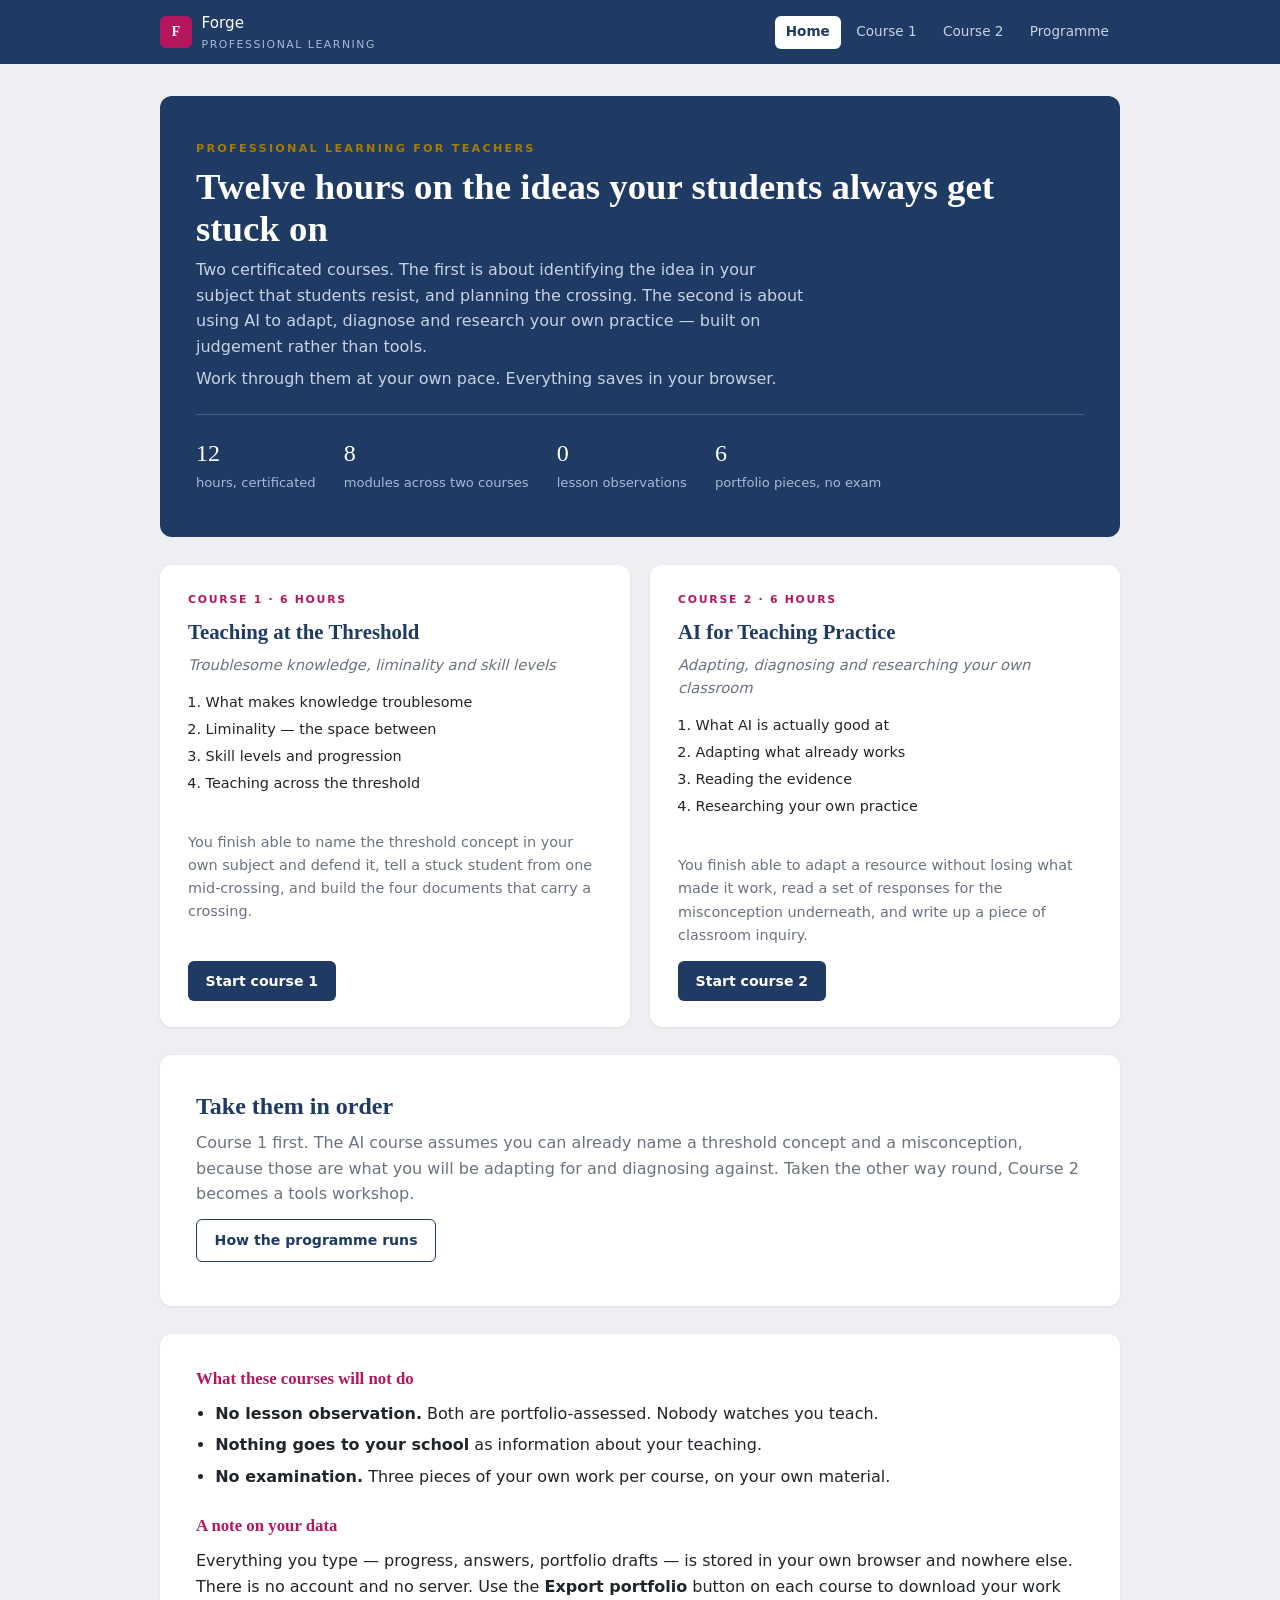
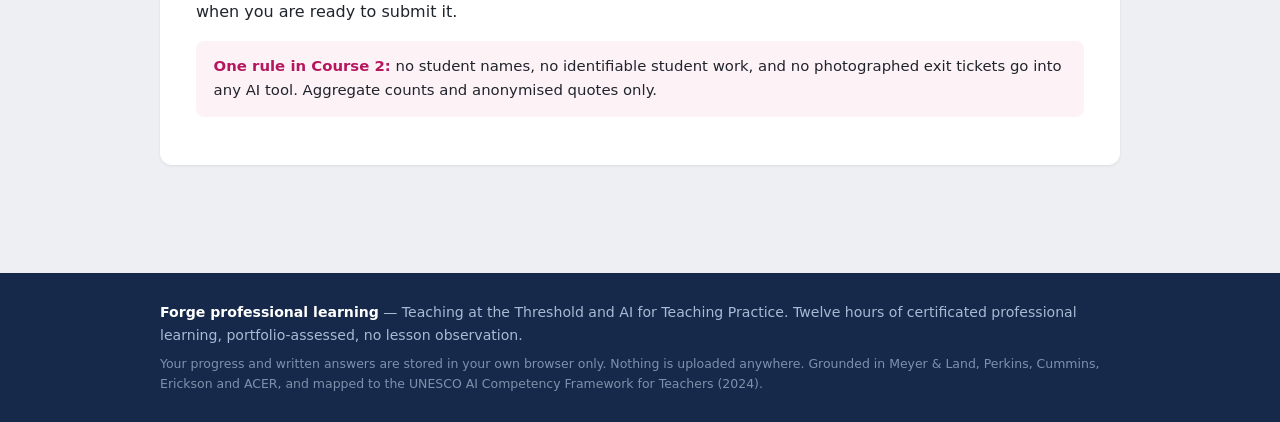
<file: index.html>
<!DOCTYPE html>
<html lang="en"><head>
<meta charset="utf-8">
<meta name="viewport" content="width=device-width,initial-scale=1">
<title>Forge professional learning — two certificated courses for teachers</title>
<meta name="description" content="Twelve hours of certificated professional learning: Teaching at the Threshold, and AI for Teaching Practice. Portfolio-assessed, self-paced, no lesson observation.">
<link rel="stylesheet" href="assets/site.css">
</head><body>
<a class="skip" href="#main">Skip to content</a>
<header class="site">
  <div class="inner">
    <a class="brand" href="index.html"><span class="mark">F</span><span>Forge<em>professional learning</em></span></a>
    <nav aria-label="Main">
      <a href="index.html" aria-current="page">Home</a>
      <a href="teaching-at-the-threshold.html">Course 1</a>
      <a href="ai-for-teaching-practice.html">Course 2</a>
      <a href="programme.html">Programme</a>
    </nav>
  </div>
</header>
<main id="main">
<div class="hero">
  <div class="kick">Professional learning for teachers</div>
  <h1>Twelve hours on the ideas your students always get stuck on</h1>
  <p>Two certificated courses. The first is about identifying the idea in your subject that students resist, and planning the crossing. The second is about using AI to adapt, diagnose and research your own practice — built on judgement rather than tools.</p>
  <p>Work through them at your own pace. Everything saves in your browser.</p>
  <div class="facts">
    <div><b>12</b>hours, certificated</div>
    <div><b>8</b>modules across two courses</div>
    <div><b>0</b>lesson observations</div>
    <div><b>6</b>portfolio pieces, no exam</div>
  </div>
</div>

<div class="grid">
  <article class="course">
    <div class="tag">Course 1 · 6 hours</div>
    <h3>Teaching at the Threshold</h3>
    <p class="sub">Troublesome knowledge, liminality and skill levels</p>
    <ol>
      <li>What makes knowledge troublesome</li>
      <li>Liminality — the space between</li>
      <li>Skill levels and progression</li>
      <li>Teaching across the threshold</li>
    </ol>
    <p style="font-size:.9rem;color:#6B7280">You finish able to name the threshold concept in your own subject and defend it, tell a stuck student from one mid-crossing, and build the four documents that carry a crossing.</p>
    <div class="go"><a class="btn" href="teaching-at-the-threshold.html">Start course 1</a></div>
  </article>

  <article class="course">
    <div class="tag">Course 2 · 6 hours</div>
    <h3>AI for Teaching Practice</h3>
    <p class="sub">Adapting, diagnosing and researching your own classroom</p>
    <ol>
      <li>What AI is actually good at</li>
      <li>Adapting what already works</li>
      <li>Reading the evidence</li>
      <li>Researching your own practice</li>
    </ol>
    <p style="font-size:.9rem;color:#6B7280">You finish able to adapt a resource without losing what made it work, read a set of responses for the misconception underneath, and write up a piece of classroom inquiry.</p>
    <div class="go"><a class="btn" href="ai-for-teaching-practice.html">Start course 2</a></div>
  </article>
</div>

<div class="card" style="margin-top:1.75rem">
  <h2 class="sec">Take them in order</h2>
  <p class="lede">Course 1 first. The AI course assumes you can already name a threshold concept and a misconception, because those are what you will be adapting for and diagnosing against. Taken the other way round, Course 2 becomes a tools workshop.</p>
  <p><a class="btn ghost" href="programme.html">How the programme runs</a></p>
</div>

<div class="card">
  <h3>What these courses will not do</h3>
  <ul>
    <li><b>No lesson observation.</b> Both are portfolio-assessed. Nobody watches you teach.</li>
    <li><b>Nothing goes to your school</b> as information about your teaching.</li>
    <li><b>No examination.</b> Three pieces of your own work per course, on your own material.</li>
  </ul>
  <h3>A note on your data</h3>
  <p>Everything you type — progress, answers, portfolio drafts — is stored in your own browser and nowhere else. There is no account and no server. Use the <b>Export portfolio</b> button on each course to download your work when you are ready to submit it.</p>
  <div class="note warn"><b>One rule in Course 2:</b> no student names, no identifiable student work, and no photographed exit tickets go into any AI tool. Aggregate counts and anonymised quotes only.</div>
</div>
</main>
<footer class="site">
  <div class="inner">
    <p><b>Forge professional learning</b> — Teaching at the Threshold and AI for Teaching Practice.
       Twelve hours of certificated professional learning, portfolio-assessed, no lesson observation.</p>
    <p class="fine">Your progress and written answers are stored in your own browser only. Nothing is uploaded anywhere.
       Grounded in Meyer &amp; Land, Perkins, Cummins, Erickson and ACER, and mapped to the UNESCO AI Competency Framework for Teachers (2024).</p>
  </div>
</footer>
</body></html>
</file>
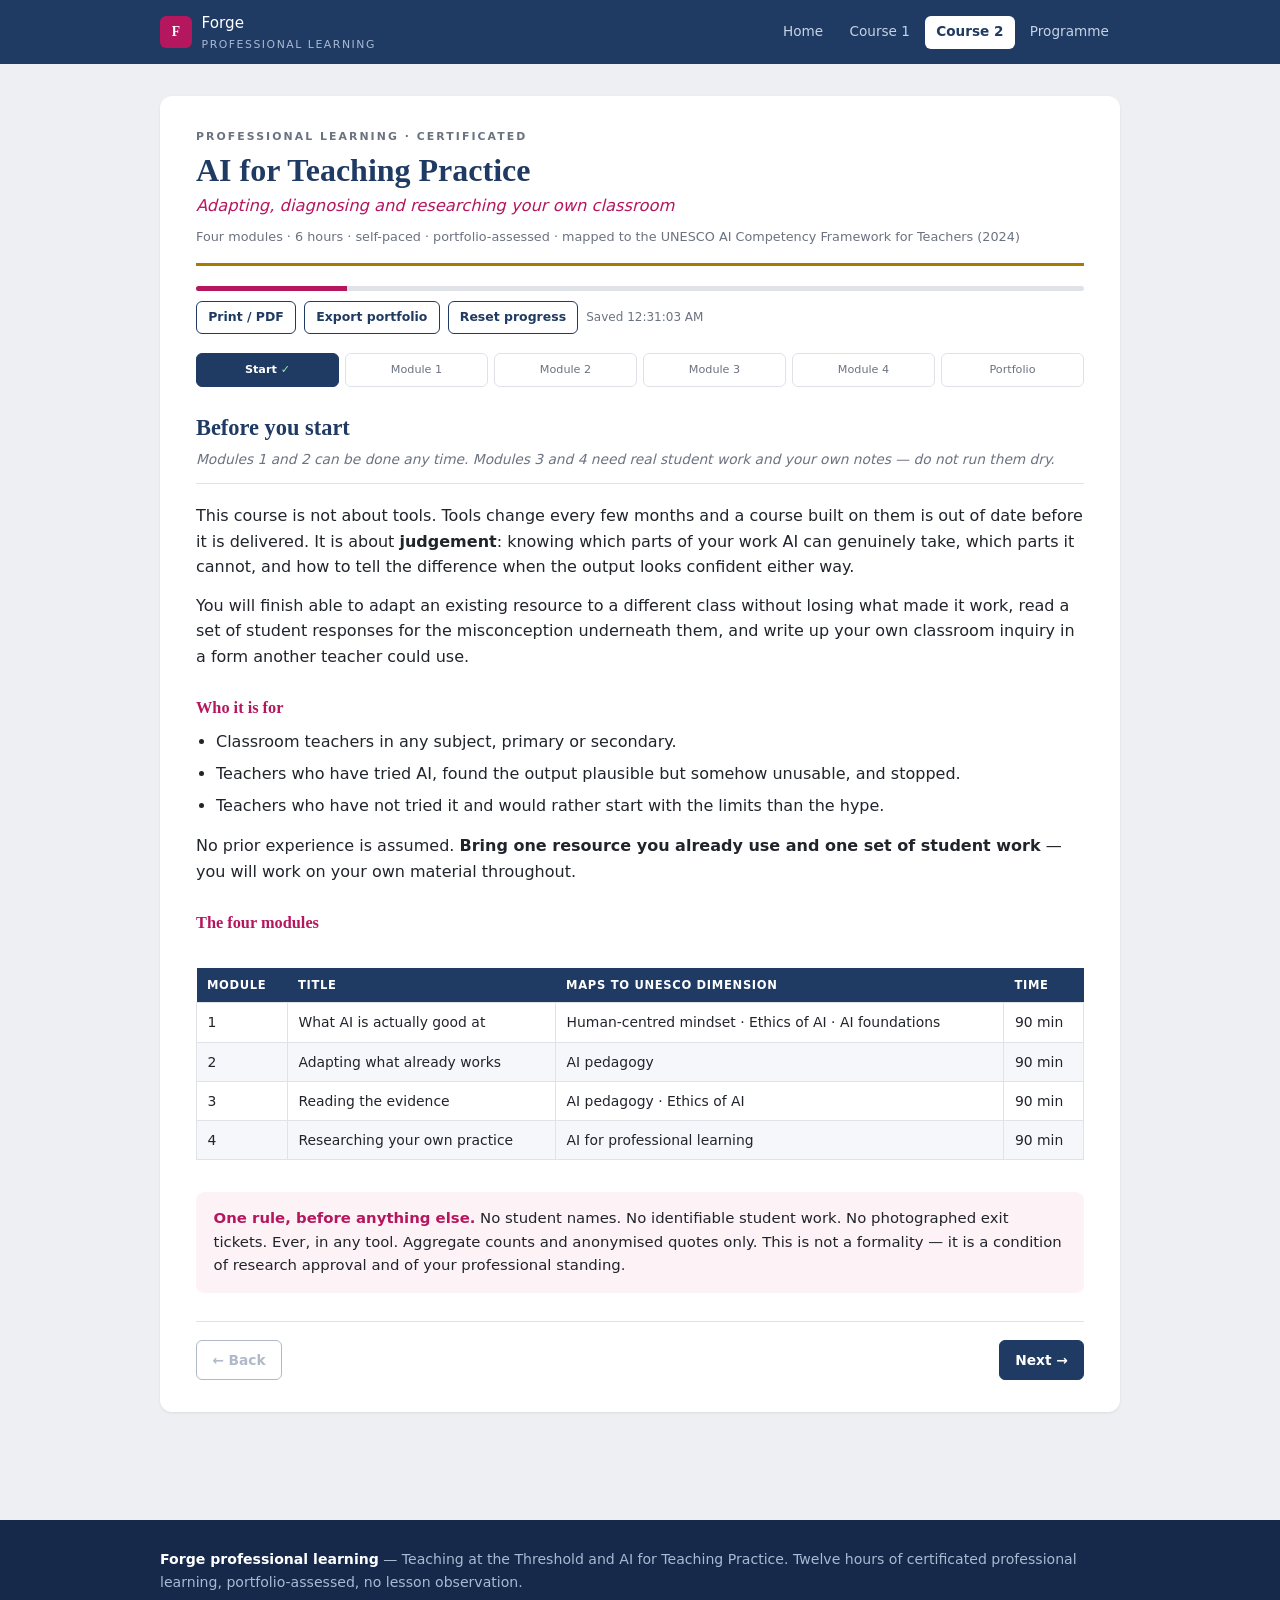
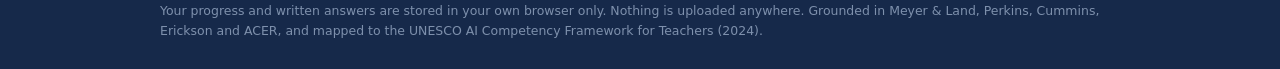
<file: ai-for-teaching-practice.html>
<!DOCTYPE html>
<html lang="en"><head>
<meta charset="utf-8">
<meta name="viewport" content="width=device-width,initial-scale=1">
<title>AI for Teaching Practice — Course 2</title>
<meta name="description" content="A four-module certificated course on adapting resources, reading evidence and researching your own practice.">
<link rel="stylesheet" href="assets/site.css">
</head><body>
<a class="skip" href="#main">Skip to content</a>
<header class="site">
  <div class="inner">
    <a class="brand" href="index.html"><span class="mark">F</span><span>Forge<em>professional learning</em></span></a>
    <nav aria-label="Main">
      <a href="index.html">Home</a>
      <a href="teaching-at-the-threshold.html">Course 1</a>
      <a href="ai-for-teaching-practice.html" aria-current="page">Course 2</a>
      <a href="programme.html">Programme</a>
    </nav>
  </div>
</header>
<main id="main"><div class="card"><h2 class="sr-only">AI for Teaching Practice — interactive four-module course, Four modules · 6 hours · self-paced · portfolio-assessed · mapped to the UNESCO AI Competency Framework for Teachers (2024)</h2>
<style>
.aitp-course{--nv:#1F3A63;--mg:#B5175F;--gd:#A67C00;--ink:#20242B;--mut:#6B7280;--ln:#DFE3E8;--bg:#FFFFFF;--tint:#F5F7FA;--warm:#FDF3F7;
 font-family:system-ui,-apple-system,"Segoe UI",Roboto,Helvetica,Arial,sans-serif;color:var(--ink);line-height:1.6;
 max-width:100%;box-sizing:border-box;}
.aitp-course *,.aitp-course *::before,.aitp-course *::after{box-sizing:border-box;}
.aitp-course h1,.aitp-course h2,.aitp-course h3,.aitp-course h4{font-family:Georgia,"Times New Roman",serif;margin:0;}
.aitp-hd{border-bottom:3px solid var(--gd);padding-bottom:1rem;margin-bottom:1.25rem;}
.aitp-kick{font-size:.68rem;letter-spacing:.19em;text-transform:uppercase;color:var(--mut);font-weight:700;}
.aitp-course h1{font-size:2rem;color:var(--nv);margin:.35rem 0 .2rem;line-height:1.2;}
.aitp-sub{color:var(--mg);font-style:italic;font-size:1.02rem;}
.aitp-meta{font-size:.8rem;color:var(--mut);margin-top:.5rem;}
.aitp-bar{height:5px;background:var(--ln);border-radius:99px;overflow:hidden;margin:.9rem 0 .5rem;}
.aitp-bar>i{display:block;height:100%;background:var(--mg);width:0;transition:width .35s ease;}
.aitp-dots{display:flex;gap:6px;flex-wrap:wrap;margin-bottom:1.4rem;}
.aitp-dot{flex:1 1 0;min-width:64px;border:1px solid var(--ln);background:var(--bg);border-radius:6px;padding:.45rem .3rem;
 cursor:pointer;font:inherit;font-size:.7rem;color:var(--mut);text-align:center;transition:.15s;}
.aitp-dot:hover{border-color:var(--mg);color:var(--mg);}
.aitp-dot[aria-current="true"]{background:var(--nv);border-color:var(--nv);color:#fff;font-weight:700;}
.aitp-dot.done::after{content:" ✓";color:#2E7D32;font-weight:700;}
.aitp-dot[aria-current="true"].done::after{color:#9BE7A4;}
.aitp-panel{display:none;} .aitp-panel.on{display:block;animation:aitpfade .25s ease;}
@keyframes aitpfade{from{opacity:0;transform:translateY(4px)}to{opacity:1;transform:none}}
.aitp-course h2{font-size:1.4rem;color:var(--nv);margin:0 0 .15rem;}
.aitp-out{font-size:.86rem;color:var(--mut);font-style:italic;margin-bottom:1.2rem;padding-bottom:.8rem;border-bottom:1px solid var(--ln);}
.aitp-course h3{font-size:1.02rem;color:var(--mg);margin:1.6rem 0 .5rem;}
.aitp-course p{margin:0 0 .8rem;}
.aitp-course ul,.aitp-course ol{margin:0 0 .9rem;padding-left:1.25rem;}
.aitp-course li{margin-bottom:.4rem;}
.aitp-lead{font-weight:700;color:var(--mg);font-size:.8rem;letter-spacing:.05em;text-transform:uppercase;margin:1rem 0 .3rem;}
.aitp-note{background:var(--tint);border-radius:8px;padding:.9rem 1.1rem;margin:1rem 0;font-size:.93rem;}
.aitp-note.warn{background:var(--warm);}
.aitp-note b{color:var(--mg);}
.aitp-tw{overflow-x:auto;margin:1rem 0;}
.aitp-course table{border-collapse:collapse;width:100%;font-size:.87rem;min-width:520px;}
.aitp-course th{background:var(--nv);color:#fff;text-align:left;padding:.5rem .65rem;font-weight:700;font-size:.72rem;
 letter-spacing:.06em;text-transform:uppercase;}
.aitp-course td{border:1px solid var(--ln);padding:.5rem .65rem;vertical-align:top;}
.aitp-course tbody tr:nth-child(even) td{background:var(--tint);}
.aitp-act{border:1px solid var(--ln);border-left:4px solid var(--mg);border-radius:6px;padding:1rem 1.1rem;margin:1.2rem 0;background:var(--bg);}
.aitp-act h4{font-size:.95rem;color:var(--nv);margin-bottom:.5rem;}
.aitp-q{border:1px solid var(--ln);border-radius:8px;padding:.9rem 1.1rem;margin:.8rem 0;}
.aitp-q>p{font-weight:600;margin-bottom:.6rem;}
.aitp-opt{display:block;width:100%;text-align:left;border:1px solid var(--ln);background:var(--bg);border-radius:6px;
 padding:.5rem .7rem;margin-bottom:.4rem;cursor:pointer;font:inherit;font-size:.9rem;transition:.15s;}
.aitp-opt:hover{border-color:var(--mg);}
.aitp-opt.ok{border-color:#2E7D32;background:#EFF7EF;}
.aitp-opt.no{border-color:var(--mg);background:var(--warm);}
.aitp-fb{font-size:.87rem;margin-top:.5rem;padding:.6rem .75rem;border-radius:6px;background:var(--tint);display:none;}
.aitp-fb.on{display:block;}
.aitp-course textarea{width:100%;font:inherit;font-size:.9rem;padding:.6rem .7rem;border:1px solid var(--ln);
 border-radius:6px;resize:vertical;background:var(--bg);color:var(--ink);}
.aitp-course textarea:focus{outline:2px solid var(--mg);outline-offset:1px;}
.aitp-btn{border:1px solid var(--nv);background:var(--nv);color:#fff;border-radius:6px;padding:.5rem .95rem;
 cursor:pointer;font:inherit;font-size:.86rem;font-weight:600;}
.aitp-btn.ghost{background:transparent;color:var(--nv);}
.aitp-btn:disabled{opacity:.35;cursor:not-allowed;}
.aitp-btn.sm{padding:.35rem .7rem;font-size:.78rem;}
.aitp-nav{display:flex;justify-content:space-between;gap:.6rem;margin-top:1.8rem;padding-top:1.1rem;border-top:1px solid var(--ln);}
.aitp-tools{display:flex;gap:.5rem;flex-wrap:wrap;margin:.6rem 0 1.2rem;}
.aitp-saved{font-size:.75rem;color:var(--mut);align-self:center;}
.aitp-pf label{display:block;font-weight:700;color:var(--nv);margin:1.1rem 0 .2rem;font-size:.95rem;}
.aitp-pf .hint{font-size:.82rem;color:var(--mut);margin-bottom:.4rem;}
@media print{
 .aitp-dots,.aitp-nav,.aitp-tools,.aitp-bar,.aitp-opt{display:none!important;}
 .aitp-panel{display:block!important;page-break-after:always;}
 .aitp-fb{display:block!important;}
 .aitp-course{max-width:none;font-size:11pt;}
 .aitp-course textarea{border:1px solid #999;min-height:70px;}
}
</style>
<div class="aitp-course" id="aitp-root">
<div class="aitp-hd"><div class="aitp-kick">PROFESSIONAL LEARNING · CERTIFICATED</div><h1>AI for Teaching Practice</h1><div class="aitp-sub">Adapting, diagnosing and researching your own classroom</div><div class="aitp-meta">Four modules · 6 hours · self-paced · portfolio-assessed · mapped to the UNESCO AI Competency Framework for Teachers (2024)</div></div>
<div class="aitp-bar"><i></i></div>
<div class="aitp-tools"><button class="aitp-btn ghost sm aitp-print" type="button">Print / PDF</button><button class="aitp-btn ghost sm aitp-export" type="button">Export portfolio</button><button class="aitp-btn ghost sm aitp-reset" type="button">Reset progress</button><span class="aitp-saved"></span></div>
<div class="aitp-dots"><button class="aitp-dot" type="button" aria-current="false">Start</button><button class="aitp-dot" type="button" aria-current="false">Module 1</button><button class="aitp-dot" type="button" aria-current="false">Module 2</button><button class="aitp-dot" type="button" aria-current="false">Module 3</button><button class="aitp-dot" type="button" aria-current="false">Module 4</button><button class="aitp-dot" type="button" aria-current="false">Portfolio</button></div>
<section class="aitp-panel"><h2>Before you start</h2><div class="aitp-out">Modules 1 and 2 can be done any time. Modules 3 and 4 need real student work and your own notes — do not run them dry.</div><p>This course is not about tools. Tools change every few months and a course built on them is out of date before it is delivered. It is about <b>judgement</b>: knowing which parts of your work AI can genuinely take, which parts it cannot, and how to tell the difference when the output looks confident either way.</p><p>You will finish able to adapt an existing resource to a different class without losing what made it work, read a set of student responses for the misconception underneath them, and write up your own classroom inquiry in a form another teacher could use.</p><h3>Who it is for</h3><ul><li>Classroom teachers in any subject, primary or secondary.</li><li>Teachers who have tried AI, found the output plausible but somehow unusable, and stopped.</li><li>Teachers who have not tried it and would rather start with the limits than the hype.</li></ul><p>No prior experience is assumed. <b>Bring one resource you already use and one set of student work</b> — you will work on your own material throughout.</p><h3>The four modules</h3><div class="aitp-tw"><table><thead><tr><th>Module</th><th>Title</th><th>Maps to UNESCO dimension</th><th>Time</th></tr></thead><tbody><tr><td>1</td><td>What AI is actually good at</td><td>Human-centred mindset · Ethics of AI · AI foundations</td><td>90 min</td></tr><tr><td>2</td><td>Adapting what already works</td><td>AI pedagogy</td><td>90 min</td></tr><tr><td>3</td><td>Reading the evidence</td><td>AI pedagogy · Ethics of AI</td><td>90 min</td></tr><tr><td>4</td><td>Researching your own practice</td><td>AI for professional learning</td><td>90 min</td></tr></tbody></table></div><div class="aitp-note warn"><b>One rule, before anything else.</b> No student names. No identifiable student work. No photographed exit tickets. Ever, in any tool. Aggregate counts and anonymised quotes only. This is not a formality — it is a condition of research approval and of your professional standing.</div></section>
<section class="aitp-panel"><h2>Module 1 — What AI is actually good at</h2><div class="aitp-out">90 minutes · Outcome: you can say which parts of your own workload AI should touch, and defend the boundary.</div><h3>1.1  The honest picture</h3><p>Generative AI produces text that is <em>plausible given everything it has read</em>. That is not the same as text that is true, and it is not the same as text that is right for your class. It has no knowledge of your students, no access to what happened in your room on Tuesday, and no way of telling you when it is wrong.</p><p>Everything in this course follows from taking that seriously rather than working around it.</p><h3>1.2  Where it earns its place, and where it does not</h3><div class="aitp-tw"><table><thead><tr><th>Use it for</th><th>Do not use it for</th></tr></thead><tbody><tr><td>Adapting something that already works — reading level, context, language demand</td><td>Judging an individual student. It does not know them and cannot be accountable</td></tr><tr><td>Producing variations: parallel questions, worked examples, distractors</td><td>Anything where being confidently wrong is expensive — facts you will not check, references you will not read</td></tr><tr><td>Noticing patterns across a set of anonymised responses</td><td>Deciding what to teach. That is a curriculum judgement and it is yours</td></tr><tr><td>Turning your own rough notes into prose you can share</td><td>Replacing the thinking that planning does for you</td></tr></tbody></table></div><h3>1.3  The non-negotiables</h3><div class="aitp-note warn"><b>Say it out loud, then keep saying it.</b> No student names. No identifiable student work. No photographed exit tickets. Aggregate counts and anonymised quotes only. One breach ends both the research approval and, potentially, your standing. This rule returns at the start of Modules 3 and 4 because that is where the temptation arrives.</div><div class="aitp-act"><h4>Activity — audit your week</h4><p>Ten minutes alone, ten with a colleague.</p><ol><li>List everything you did for work last week.</li><li>Mark each item: <b>AI-suitable</b>, <b>AI-assisted</b>, or <b>AI-never</b>.</li><li>Compare with a partner and argue about three disagreements.</li><li>Name one task you will try before Module 2.</li></ol><div class="aitp-note"><b>What usually happens.</b> Most teachers move at least one item from AI-never to AI-assisted, and at least one the other way. The argument is the learning — the list itself matters less.</div></div><h3>Check your understanding</h3><div class="aitp-q" data-qid="aitp-m1-q0"><p>Which of these is the strongest reason not to use AI to identify struggling students?</p><button class="aitp-opt" type="button" data-i="0" data-ok="0" data-fb="This frames it as a temporary technical limit. The objection is not capability — it would still be wrong if the accuracy were perfect.">It is not accurate enough yet</button><button class="aitp-opt" type="button" data-i="1" data-ok="1" data-fb="Correct. The boundary is about accountability and knowledge of the individual, not accuracy. That is why it does not move as the models improve.">It cannot be accountable for the judgement, and does not know the child</button><button class="aitp-opt" type="button" data-i="2" data-ok="0" data-fb="Speed is not the issue, and in many cases it would be faster. Faster is not the same as appropriate.">It would take longer than doing it yourself</button><button class="aitp-opt" type="button" data-i="3" data-ok="0" data-fb="Policy matters, but a rule you follow only because it is enforced will not survive the first inconvenient case.">Schools do not permit it</button><div class="aitp-fb"></div></div><div class="aitp-q" data-qid="aitp-m1-q1"><p>A colleague says "I asked it for a scheme of work and it gave me a really good one." What is the most useful reply?</p><button class="aitp-opt" type="button" data-i="0" data-ok="0" data-fb="It can produce something that reads well. Framing it as a reliability gap misses the more important objection.">It cannot do that reliably yet</button><button class="aitp-opt" type="button" data-i="1" data-ok="1" data-fb="Correct. The output is plausible by construction. The question is what evidence the colleague has that it is right for their students, and the answer is usually none.">Deciding what to teach is a curriculum judgement — how would you know if it was good?</button><button class="aitp-opt" type="button" data-i="2" data-ok="0" data-fb="True and useful — that is Module 2 — but it sidesteps the more fundamental point about who owns the curriculum judgement.">You should have started from your existing scheme</button><button class="aitp-opt" type="button" data-i="3" data-ok="0" data-fb="No student data is involved here, so the rule does not apply. Reaching for it weakens the rule when it does matter.">That is against the data rules</button><div class="aitp-fb"></div></div><div class="aitp-q"><p>Name one task in your own week that you moved from AI-never to AI-assisted, and say what changed your mind.</p><textarea rows="3" data-k="aitp-m1-q2" data-label="Name one task in your own week that you moved from AI-never to AI-assi" placeholder="Your answer…"></textarea><p style="margin:.5rem 0 0"><button class="aitp-btn ghost sm aitp-reveal" type="button" data-t="aitp-m1-q2-a">Show a strong answer</button></p><div class="aitp-fb" id="aitp-m1-q2-a">A strong answer names a specific task, not a category, and identifies what made it safe: usually that the output would be checked by someone who knows the students, that no student data is involved, and that being wrong would be visible and cheap. A weak answer says "admin" — that is a category, and it hides the tasks within it where confident wrongness would actually cost something.</div></div></section>
<section class="aitp-panel"><h2>Module 2 — Adapting what already works</h2><div class="aitp-out">90 minutes · Outcome: you can reshape a resource for a different class without losing what made it work.</div><h3>2.1  Why adaptation beats generation</h3><p>Asking for a worksheet from nothing gets you something plausible and untested. Starting from a resource that has already worked in a real classroom and reshaping it keeps the part that was hard to get right — the sequence, the worked example, the choice of what to confront — and changes only the surface.</p><p>This is not only an argument about AI. It is how good departments have always worked.</p><h3>2.2  The three adaptations worth knowing</h3><div class="aitp-tw"><table><thead><tr><th>Adaptation</th><th>What it does</th><th>What goes wrong</th></tr></thead><tbody><tr><td>Reading level</td><td>Same task, same cognitive demand, different linguistic load</td><td>Lowering the thinking along with the language. This is the classic error — watch for it</td></tr><tr><td>Context</td><td>Same idea, a setting your students recognise</td><td>Losing the feature that made the original context work. Keep the original for comparison</td></tr><tr><td>Language demand</td><td>Adding or removing sentence frames and vocabulary support</td><td>Removing the requirement to explain, which removes your evidence</td></tr></tbody></table></div><h3>2.3  Give it the constraint, not the task</h3><p>"Make this easier" produces mush.</p><div class="aitp-note"><b>A constraint that works:</b> "Keep every step and the worked example exactly as they are; rewrite only the wording so a student reading two years below age level can follow it; do not remove the requirement to explain the reasoning." The constraint <em>is</em> the instruction.</div><h3>2.4  The rejection habit</h3><p>The skill in this module is not prompting. <b>It is looking at a fluent, confident output and being able to say precisely what is wrong with it.</b></p><p>Teachers who accept the first output produce worse material than they would have written themselves. Teachers who reject two and take the third produce better. A vague rejection — "not quite right" — teaches you nothing; the specific fault is the entire skill.</p><div class="aitp-act"><h4>Activity — adapt your own</h4><ol><li>Take the resource you brought. Produce three adaptations — one of each type.</li><li>Reject at least one output and write one sentence naming the specific fault.</li><li>Say what that fault would have cost in the classroom if you had used it.</li></ol><div class="aitp-note"><b>This is portfolio item one.</b> Write the rejection into Part A of the Portfolio tab as you go.</div></div><h3>Check your understanding</h3><div class="aitp-q" data-qid="aitp-m2-q0"><p>Which rejection is strong enough to count?</p><button class="aitp-opt" type="button" data-i="0" data-ok="0" data-fb="This names a feeling, not a fault. It gives you nothing to act on and nothing to check the next output against.">"The tone was off."</button><button class="aitp-opt" type="button" data-i="1" data-ok="1" data-fb="Correct. It names what changed, why that matters, and what it would have cost in the room. That is the skill the whole module is building.">"It replaced my worked example with a shorter one, so students would meet the hardest step with no model."</button><button class="aitp-opt" type="button" data-i="2" data-ok="0" data-fb="Possibly true and entirely unusable. Better than what, in what respect, and how would you know next time?">"It was not as good as mine."</button><button class="aitp-opt" type="button" data-i="3" data-ok="0" data-fb="A label, not a diagnosis — and often misapplied to output that is simply unsuitable rather than false.">"It hallucinated."</button><div class="aitp-fb"></div></div><div class="aitp-q" data-qid="aitp-m2-q1"><p>Why keep the original alongside a context adaptation?</p><button class="aitp-opt" type="button" data-i="0" data-ok="0" data-fb="Rarely useful, and it doubles the reading load for no gain.">To show students both versions</button><button class="aitp-opt" type="button" data-i="1" data-ok="1" data-fb="Correct. If you teach in the new context and test in the original, you have a genuine transfer item. Discard the original and you lose that for nothing.">Because the original is the untaught context, which is how you test transfer</button><button class="aitp-opt" type="button" data-i="2" data-ok="0" data-fb="True but trivial. There is a pedagogical reason, not just an administrative one.">For your records</button><button class="aitp-opt" type="button" data-i="3" data-ok="0" data-fb="Readability is not the point of a context adaptation, and comparing them for style misses what the original is now useful for.">To compare which reads better</button><div class="aitp-fb"></div></div><div class="aitp-q"><p>What is the difference between adapting a resource and generating one, in terms of what you can claim about it?</p><textarea rows="3" data-k="aitp-m2-q2" data-label="What is the difference between adapting a resource and generating one," placeholder="Your answer…"></textarea><p style="margin:.5rem 0 0"><button class="aitp-btn ghost sm aitp-reveal" type="button" data-t="aitp-m2-q2-a">Show a strong answer</button></p><div class="aitp-fb" id="aitp-m2-q2-a">With an adapted resource you can say that the structure has worked with real students, and that you changed only the surface — so the claim carries over unless your change broke something. With a generated one you can say only that it reads plausibly. The evidence lives in the structure: the sequence, the worked example, the choice of what to confront. That is exactly the part generation invents and adaptation preserves.</div></div></section>
<section class="aitp-panel"><h2>Module 3 — Reading the evidence</h2><div class="aitp-out">90 minutes · Outcome: you can find the misconception under a set of responses and write a question that tests for it. Do not attempt this without real student responses in front of you.</div><h3>3.1  What a set of responses contains</h3><p>A pile of wrong answers is not noise. <b>Wrong answers cluster</b>, and the cluster tells you what students actually believe. The most common wrong answer is more informative than the correct one, because it names the thing you have to teach against.</p><h3>3.2  The boundary, restated</h3><div class="aitp-note warn"><b>On the set, never on the child.</b> AI can tell you that fourteen responses share a misconception. It must never tell you what to think about the child who wrote one of them. That judgement is yours, it requires knowing them, and it is not delegable.</div><h3>3.3  Working with anonymised data</h3><ul><li>Strip names before anything else. Number the responses instead.</li><li>Transcribe or summarise rather than photographing.</li><li>Ask for patterns and counts, not verdicts.</li><li>Ask it to argue against its own reading — the second answer is usually better than the first.</li></ul><h3>3.4  Writing the hinge question</h3><p>Once you know the dominant misconception, write one question whose <em>wrong option is that misconception</em>.</p><div class="aitp-note warn"><b>The test.</b> If a student holding the misconception can still answer correctly, the question is not testing what you think it is. Try it yourself: answer your own question while deliberately holding the wrong belief. If you get it right, rewrite it.</div><p>This is the single most useful thing in the course and it takes about four minutes once you can see the cluster.</p><div class="aitp-act"><h4>Activity — from responses to a hinge</h4><ol><li>Anonymise and number a real set of responses.</li><li>Find the dominant misconception. Ask for the pattern, then ask for the case against it.</li><li>Write a hinge question with that misconception as a distractor.</li><li>Swap with a colleague and try to answer their question while holding the wrong belief.</li><li>If either of you gets it right that way, rewrite.</li></ol><div class="aitp-note"><b>This is portfolio item two.</b> Write the analysis and the finished question into Part B of the Portfolio tab.</div></div><h3>Check your understanding</h3><div class="aitp-q" data-qid="aitp-m3-q0"><p>Why is the most common wrong answer more useful than the correct one?</p><button class="aitp-opt" type="button" data-i="0" data-ok="0" data-fb="A count of who was wrong is the least informative thing in the set. It tells you the size of the problem, not its shape.">It tells you how many students need intervention</button><button class="aitp-opt" type="button" data-i="1" data-ok="1" data-fb="Correct. Wrong answers cluster around a shared belief, and that belief is what your next lesson has to confront. The correct answer tells you only who is already past it.">It names the belief you have to teach against</button><button class="aitp-opt" type="button" data-i="2" data-ok="0" data-fb="That treats the wrong answer as noise about difficulty rather than signal about thinking.">It shows which question was too hard</button><button class="aitp-opt" type="button" data-i="3" data-ok="0" data-fb="And this is exactly the use the data boundary rules out — judgements about individuals, made from a pattern.">It identifies students for grouping</button><div class="aitp-fb"></div></div><div class="aitp-q" data-qid="aitp-m3-q1"><p>You ask AI to analyse an anonymised response set and it gives you a clear reading. What should you do next?</p><button class="aitp-opt" type="button" data-i="0" data-ok="0" data-fb="The first reading is usually the most obvious pattern, not the most useful one. Acting immediately wastes the cheapest check available.">Act on it — that is what you asked for</button><button class="aitp-opt" type="button" data-i="1" data-ok="1" data-fb="Correct. The second answer is usually better than the first, and where you disagree with it is often where the interesting finding is. This costs thirty seconds.">Ask it to make the case against its own reading</button><button class="aitp-opt" type="button" data-i="2" data-ok="0" data-fb="This breaks the data rule and converts a pattern into a judgement about individuals — the exact thing the boundary exists to prevent.">Cross-check against the student names to see who fits</button><button class="aitp-opt" type="button" data-i="3" data-ok="0" data-fb="Two plausible readings are not more reliable than one. The useful check is adversarial, not repeated.">Ask a second tool for a second opinion</button><div class="aitp-fb"></div></div><div class="aitp-q"><p>Your hinge question can be answered correctly by a student holding the misconception. What has gone wrong, and how do you fix it?</p><textarea rows="3" data-k="aitp-m3-q2" data-label="Your hinge question can be answered correctly by a student holding the" placeholder="Your answer…"></textarea><p style="margin:.5rem 0 0"><button class="aitp-btn ghost sm aitp-reveal" type="button" data-t="aitp-m3-q2-a">Show a strong answer</button></p><div class="aitp-fb" id="aitp-m3-q2-a">The question is testing the topic rather than the threshold — usually because the correct answer is reachable by a route that does not require the new idea, or because the distractor is a careless error rather than the actual misconception. Fix it by making the misconception the most attractive wrong option, and by choosing a case where the old belief and the new one give <em>different</em> answers. If the two beliefs agree on your example, the example cannot discriminate, however hard it looks.</div></div></section>
<section class="aitp-panel"><h2>Module 4 — Researching your own practice</h2><div class="aitp-out">90 minutes · Outcome: you can run and write up a small piece of classroom inquiry another teacher could act on. Needs a term of notes behind it.</div><h3>4.1  Why teachers are well placed to do this</h3><p>Most education research is done by people who are not in the room. Practitioner action research is not a lesser version of that — <b>it answers a different question.</b> Not "does this work on average" but "what happened when I did this, with these students, and what would I do differently".</p><p>The second question is the one that changes practice.</p><h3>4.2  The weekly note</h3><p>Five minutes, every Friday, three prompts: <b>what surprised me, what did not work, what I would change.</b> That is the whole method.</p><div class="aitp-note warn"><b>It is also the first habit to lapse.</b> Without it there is nothing to write up in December. You will not reconstruct week three in November, however well you think you remember it.</div><h3>4.3  Interrogating your own notes</h3><ul><li>Paste your own notes — they contain no student names if you have written them properly.</li><li>Ask for recurring themes, then ask what the notes <em>contradict</em>.</li><li>Ask it to make the case against your conclusion. Take that seriously.</li><li>Keep what you disagree with. Where you and the analysis differ is usually where the finding is.</li></ul><h3>4.4  Writing it up</h3><p>Four paragraphs: what I was trying to find out, what I did, what happened, what I would do differently. Another teacher should be able to read it and act. <b>Length is not a virtue here.</b></p><div class="aitp-act"><h4>Activity — draft one week</h4><ol><li>Write one week of notes from a real lesson you taught this year, using the three prompts.</li><li>Turn it into a paragraph another teacher could act on.</li><li>Ask for the case against your own conclusion, and decide what you make of it.</li></ol><div class="aitp-note"><b>This is portfolio item three.</b> Your five-hundred-word reflection goes into Part C of the Portfolio tab.</div></div><h3>Check your understanding</h3><div class="aitp-q" data-qid="aitp-m4-q0"><p>What makes a practitioner action-research write-up useful to another teacher?</p><button class="aitp-opt" type="button" data-i="0" data-ok="0" data-fb="A single classroom cannot produce one, and borrowing the language of significance from a study of thirty students misrepresents what you have.">It reports a statistically significant result</button><button class="aitp-opt" type="button" data-i="1" data-ok="1" data-fb="Correct. The value is specificity and honesty about context, not generalisability. Four paragraphs another teacher can act on beats twenty they cannot.">It says what happened, in enough detail that another teacher can act</button><button class="aitp-opt" type="button" data-i="2" data-ok="0" data-fb="Useful framing, but a literature review is not the contribution. What happened in your room is.">It cites the relevant literature thoroughly</button><button class="aitp-opt" type="button" data-i="3" data-ok="0" data-fb="A write-up where everything worked is usually a write-up that was not written honestly — and it is less useful than one that reports a failure.">It shows the intervention worked</button><div class="aitp-fb"></div></div><div class="aitp-q" data-qid="aitp-m4-q1"><p>You have kept the weekly note for four of twelve weeks. What is the best response?</p><button class="aitp-opt" type="button" data-i="0" data-ok="0" data-fb="This produces confident, tidy and largely invented data — worse than a gap, because it looks reliable.">Reconstruct the missing weeks from memory</button><button class="aitp-opt" type="button" data-i="1" data-ok="1" data-fb="Correct. A gap you have flagged is data; a gap you have filled in is a fabrication. Four honest weeks with a stated limitation is a usable piece of work.">Write up the four honestly and say the rest are missing</button><button class="aitp-opt" type="button" data-i="2" data-ok="0" data-fb="Four weeks of real notes is enough for something another teacher could act on. Most teachers in most pilots are in exactly this position.">Abandon the write-up</button><button class="aitp-opt" type="button" data-i="3" data-ok="0" data-fb="It will produce something plausible, which is the whole problem. Plausible is not what happened.">Ask AI to infer the missing weeks from the ones you have</button><div class="aitp-fb"></div></div><div class="aitp-q"><p>What is the difference between a reflection and a report of a successful intervention?</p><textarea rows="3" data-k="aitp-m4-q2" data-label="What is the difference between a reflection and a report of a successf" placeholder="Your answer…"></textarea><p style="margin:.5rem 0 0"><button class="aitp-btn ghost sm aitp-reveal" type="button" data-t="aitp-m4-q2-a">Show a strong answer</button></p><div class="aitp-fb" id="aitp-m4-q2-a">A reflection includes what you got wrong, what surprised you, and where you changed your mind — including conclusions you no longer hold. A report of success selects the evidence that supports the thing you already believed. The second is more comfortable to write and almost useless to read, because the reader cannot tell what was tested from what was assumed. If nothing in your write-up would embarrass you slightly, it is probably the second kind.</div></div></section>
<section class="aitp-panel"><h2>Assessment portfolio</h2><div class="aitp-out">Three items. No examination, no lesson observation. Marked for judgement rather than compliance.</div><p>Write directly into the boxes below — everything saves in this browser as you type. When you are finished, use <b>Export portfolio</b> at the top of the page to download it all as a text file.</p><h3>What distinction looks like</h3><div class="aitp-tw"><table><thead><tr><th>Item</th><th>Pass</th><th>Distinction</th></tr></thead><tbody><tr><td>Adapted resource + rejection</td><td>A specific fault is named</td><td>The rejection explains what the fault would have cost in the classroom</td></tr><tr><td>Misconception analysis + hinge question</td><td>The dominant misconception is correctly identified</td><td>The question genuinely cannot be answered while holding the misconception</td></tr><tr><td>Action-research reflection</td><td>Reports what was done and what happened</td><td>Reports something that did not work, or a conclusion the writer changed</td></tr></tbody></table></div><div class="aitp-pf"><label>Part A — Adapted resource and rejection justification</label><div class="hint">What you adapted, which of the three adaptations you used, and the output you rejected — with the specific fault named and what it would have cost in the classroom.</div><textarea rows="10" data-k="aitp-pf-a" data-label="Part A — Adapted resource and rejection justification"></textarea><label>Part B — Misconception analysis and hinge question</label><div class="hint">The dominant misconception in your anonymised response set, how you identified it, and the hinge question you wrote from it. Include the result of testing the question while deliberately holding the misconception.</div><textarea rows="10" data-k="aitp-pf-b" data-label="Part B — Misconception analysis and hinge question"></textarea><label>Part C — Action-research reflection  (500 words)</label><div class="hint">What you were trying to find out, what you did, what happened, and what you would do differently. Include at least one thing that did not work or one conclusion you changed.</div><textarea rows="12" data-k="aitp-pf-c" data-label="Part C — Action-research reflection  (500 words)"></textarea></div><div class="aitp-note" style="margin-top:1.4rem"><b>When you are done:</b> use <em>Export portfolio</em> at the top to download everything you have written as a text file, then send it in. Everything you type is saved in this browser only — nothing is uploaded anywhere.</div></section>
<div class="aitp-nav"><button class="aitp-btn ghost aitp-prev" type="button">← Back</button><button class="aitp-btn aitp-next" type="button">Next →</button></div>
</div>
<script>
(function(){
 var P="aitp", KEY="aitp-course-v1";
 var root=document.getElementById(P+"-root"); if(!root) return;
 var panels=root.querySelectorAll("."+P+"-panel");
 var dots=root.querySelectorAll("."+P+"-dot");
 var bar=root.querySelector("."+P+"-bar>i");
 var prev=root.querySelector("."+P+"-prev"), next=root.querySelector("."+P+"-next");
 var savedMsg=root.querySelector("."+P+"-saved");
 var state={i:0,seen:{},ans:{},pf:{}};
 try{var raw=localStorage.getItem(KEY); if(raw){state=Object.assign(state,JSON.parse(raw));}}catch(e){}

 function save(){ try{localStorage.setItem(KEY,JSON.stringify(state));
   if(savedMsg){savedMsg.textContent="Saved "+new Date().toLocaleTimeString();}}catch(e){} }

 function show(i){
  if(i<0||i>=panels.length) return;
  state.i=i; state.seen[i]=true;
  for(var k=0;k<panels.length;k++){ panels[k].classList.toggle("on",k===i); }
  for(var d=0;d<dots.length;d++){
    dots[d].setAttribute("aria-current", d===i?"true":"false");
    dots[d].classList.toggle("done", !!state.seen[d]);
  }
  var n=0; for(var s in state.seen){ if(state.seen[s]) n++; }
  if(bar) bar.style.width=Math.round(n/panels.length*100)+"%";
  if(prev) prev.disabled=(i===0);
  if(next) next.textContent = (i===panels.length-1)?"Finish":"Next →";
  save();
  var top=root.getBoundingClientRect().top+window.pageYOffset-12;
  if(window.pageYOffset>top) window.scrollTo({top:top,behavior:"smooth"});
 }

 for(var d=0;d<dots.length;d++){ (function(k){ dots[k].onclick=function(){show(k);}; })(d); }
 if(prev) prev.onclick=function(){show(state.i-1);};
 if(next) next.onclick=function(){ if(state.i<panels.length-1) show(state.i+1); };

 // multiple choice
 root.querySelectorAll("."+P+"-q[data-qid]").forEach(function(q){
   var qid=q.getAttribute("data-qid");
   var fb=q.querySelector("."+P+"-fb");
   q.querySelectorAll("."+P+"-opt").forEach(function(btn){
     btn.onclick=function(){
       var correct=btn.getAttribute("data-ok")==="1";
       q.querySelectorAll("."+P+"-opt").forEach(function(b){b.classList.remove("ok","no");});
       btn.classList.add(correct?"ok":"no");
       if(fb){ fb.innerHTML=btn.getAttribute("data-fb"); fb.classList.add("on"); }
       state.ans[qid]=btn.getAttribute("data-i"); save();
     };
     if(state.ans[qid]===btn.getAttribute("data-i")) btn.click();
   });
 });
 // reveal model answers
 root.querySelectorAll("."+P+"-reveal").forEach(function(b){
   b.onclick=function(){ var t=document.getElementById(b.getAttribute("data-t"));
     if(t){ t.classList.toggle("on"); b.textContent = t.classList.contains("on")?"Hide the strong answer":"Show a strong answer"; } };
 });
 // textareas
 root.querySelectorAll("textarea[data-k]").forEach(function(ta){
   var k=ta.getAttribute("data-k");
   if(state.pf[k]) ta.value=state.pf[k];
   var t; ta.addEventListener("input",function(){ clearTimeout(t);
     t=setTimeout(function(){ state.pf[k]=ta.value; save(); },400); });
 });
 // export
 var ex=root.querySelector("."+P+"-export");
 if(ex) ex.onclick=function(){
   var out="AI for Teaching Practice\nPortfolio — exported "+new Date().toLocaleString()+"\n\n";
   root.querySelectorAll("textarea[data-k]").forEach(function(ta){
     out += (ta.getAttribute("data-label")||ta.getAttribute("data-k")) + "\n" +
            (ta.value.trim()||"[not yet written]") + "\n\n";
   });
   var a=document.createElement("a");
   a.href=URL.createObjectURL(new Blob([out],{type:"text/plain;charset=utf-8"}));
   a.download="ai-for-teaching-practice-portfolio.txt"; a.click(); URL.revokeObjectURL(a.href);
 };
 var pr=root.querySelector("."+P+"-print"); if(pr) pr.onclick=function(){window.print();};
 var rs=root.querySelector("."+P+"-reset");
 if(rs) rs.onclick=function(){ if(confirm("Clear your saved progress and all written answers for this course?")){
     try{localStorage.removeItem(KEY);}catch(e){} location.reload(); } };
 show(state.i||0);
})();
</script>
</div></main>
<footer class="site">
  <div class="inner">
    <p><b>Forge professional learning</b> — Teaching at the Threshold and AI for Teaching Practice.
       Twelve hours of certificated professional learning, portfolio-assessed, no lesson observation.</p>
    <p class="fine">Your progress and written answers are stored in your own browser only. Nothing is uploaded anywhere.
       Grounded in Meyer &amp; Land, Perkins, Cummins, Erickson and ACER, and mapped to the UNESCO AI Competency Framework for Teachers (2024).</p>
  </div>
</footer>
</body></html>
</file>
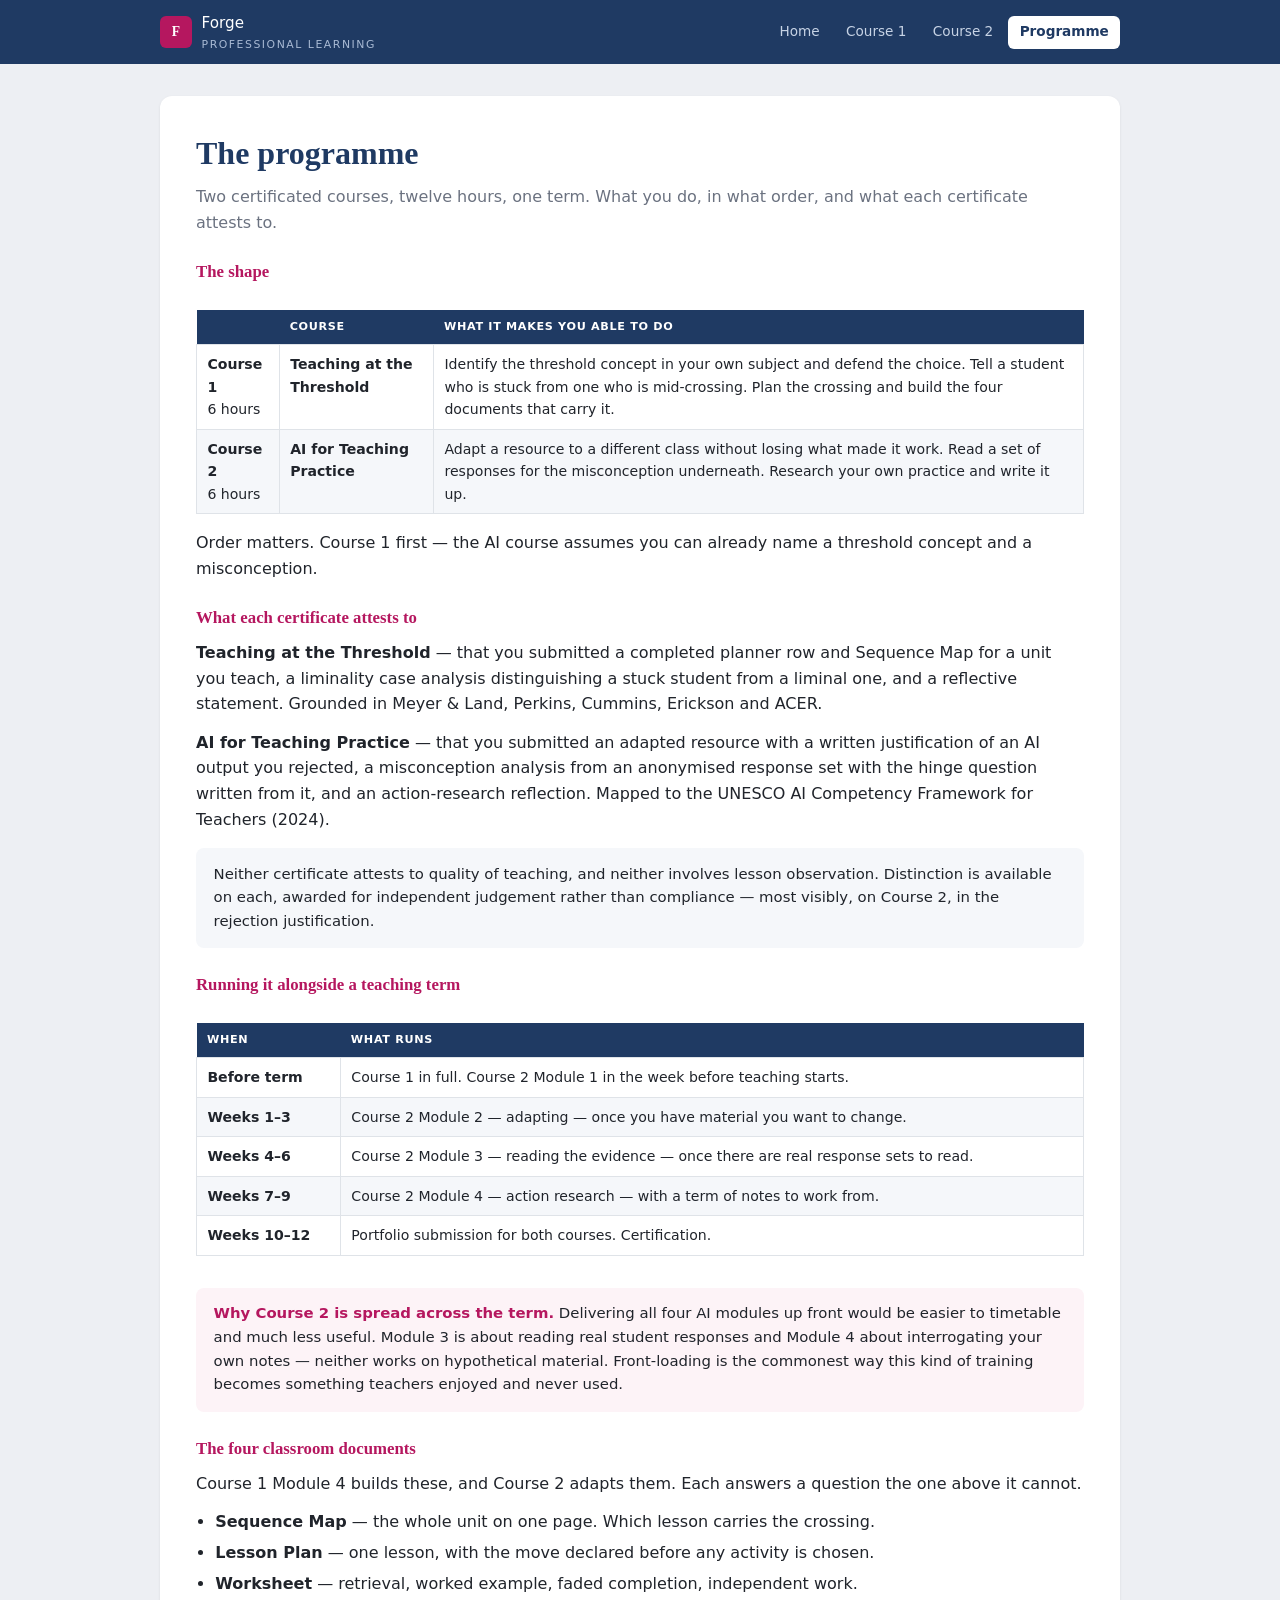
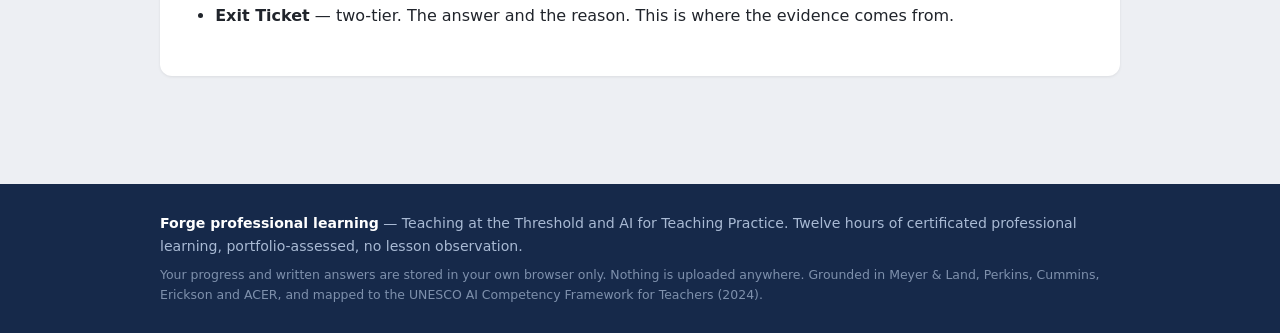
<file: programme.html>
<!DOCTYPE html>
<html lang="en"><head>
<meta charset="utf-8">
<meta name="viewport" content="width=device-width,initial-scale=1">
<title>The programme — Forge professional learning</title>
<meta name="description" content="How the two courses fit together across a teaching term, and what each certificate attests to.">
<link rel="stylesheet" href="assets/site.css">
</head><body>
<a class="skip" href="#main">Skip to content</a>
<header class="site">
  <div class="inner">
    <a class="brand" href="index.html"><span class="mark">F</span><span>Forge<em>professional learning</em></span></a>
    <nav aria-label="Main">
      <a href="index.html">Home</a>
      <a href="teaching-at-the-threshold.html">Course 1</a>
      <a href="ai-for-teaching-practice.html">Course 2</a>
      <a href="programme.html" aria-current="page">Programme</a>
    </nav>
  </div>
</header>
<main id="main">
<div class="card">
  <h1 style="font-size:2rem;color:var(--nv);margin-bottom:.3rem">The programme</h1>
  <p class="lede">Two certificated courses, twelve hours, one term. What you do, in what order, and what each certificate attests to.</p>

  <h3>The shape</h3>
  <div class="tw"><table>
   <thead><tr><th></th><th>Course</th><th>What it makes you able to do</th></tr></thead>
   <tbody>
    <tr><td><b>Course 1</b><br>6 hours</td><td><b>Teaching at the Threshold</b></td>
     <td>Identify the threshold concept in your own subject and defend the choice. Tell a student who is stuck from one who is mid-crossing. Plan the crossing and build the four documents that carry it.</td></tr>
    <tr><td><b>Course 2</b><br>6 hours</td><td><b>AI for Teaching Practice</b></td>
     <td>Adapt a resource to a different class without losing what made it work. Read a set of responses for the misconception underneath. Research your own practice and write it up.</td></tr>
   </tbody></table></div>
  <p>Order matters. Course 1 first — the AI course assumes you can already name a threshold concept and a misconception.</p>

  <h3>What each certificate attests to</h3>
  <p><b>Teaching at the Threshold</b> — that you submitted a completed planner row and Sequence Map for a unit you teach, a liminality case analysis distinguishing a stuck student from a liminal one, and a reflective statement. Grounded in Meyer &amp; Land, Perkins, Cummins, Erickson and ACER.</p>
  <p><b>AI for Teaching Practice</b> — that you submitted an adapted resource with a written justification of an AI output you rejected, a misconception analysis from an anonymised response set with the hinge question written from it, and an action-research reflection. Mapped to the UNESCO AI Competency Framework for Teachers (2024).</p>
  <div class="note">Neither certificate attests to quality of teaching, and neither involves lesson observation. Distinction is available on each, awarded for independent judgement rather than compliance — most visibly, on Course 2, in the rejection justification.</div>

  <h3>Running it alongside a teaching term</h3>
  <div class="tw"><table>
   <thead><tr><th>When</th><th>What runs</th></tr></thead>
   <tbody>
    <tr><td><b>Before term</b></td><td>Course 1 in full. Course 2 Module 1 in the week before teaching starts.</td></tr>
    <tr><td><b>Weeks 1–3</b></td><td>Course 2 Module 2 — adapting — once you have material you want to change.</td></tr>
    <tr><td><b>Weeks 4–6</b></td><td>Course 2 Module 3 — reading the evidence — once there are real response sets to read.</td></tr>
    <tr><td><b>Weeks 7–9</b></td><td>Course 2 Module 4 — action research — with a term of notes to work from.</td></tr>
    <tr><td><b>Weeks 10–12</b></td><td>Portfolio submission for both courses. Certification.</td></tr>
   </tbody></table></div>
  <div class="note warn"><b>Why Course 2 is spread across the term.</b> Delivering all four AI modules up front would be easier to timetable and much less useful. Module 3 is about reading real student responses and Module 4 about interrogating your own notes — neither works on hypothetical material. Front-loading is the commonest way this kind of training becomes something teachers enjoyed and never used.</div>

  <h3>The four classroom documents</h3>
  <p>Course 1 Module 4 builds these, and Course 2 adapts them. Each answers a question the one above it cannot.</p>
  <ul>
   <li><b>Sequence Map</b> — the whole unit on one page. Which lesson carries the crossing.</li>
   <li><b>Lesson Plan</b> — one lesson, with the move declared before any activity is chosen.</li>
   <li><b>Worksheet</b> — retrieval, worked example, faded completion, independent work.</li>
   <li><b>Exit Ticket</b> — two-tier. The answer and the reason. This is where the evidence comes from.</li>
  </ul>
</div>
</main>
<footer class="site">
  <div class="inner">
    <p><b>Forge professional learning</b> — Teaching at the Threshold and AI for Teaching Practice.
       Twelve hours of certificated professional learning, portfolio-assessed, no lesson observation.</p>
    <p class="fine">Your progress and written answers are stored in your own browser only. Nothing is uploaded anywhere.
       Grounded in Meyer &amp; Land, Perkins, Cummins, Erickson and ACER, and mapped to the UNESCO AI Competency Framework for Teachers (2024).</p>
  </div>
</footer>
</body></html>
</file>
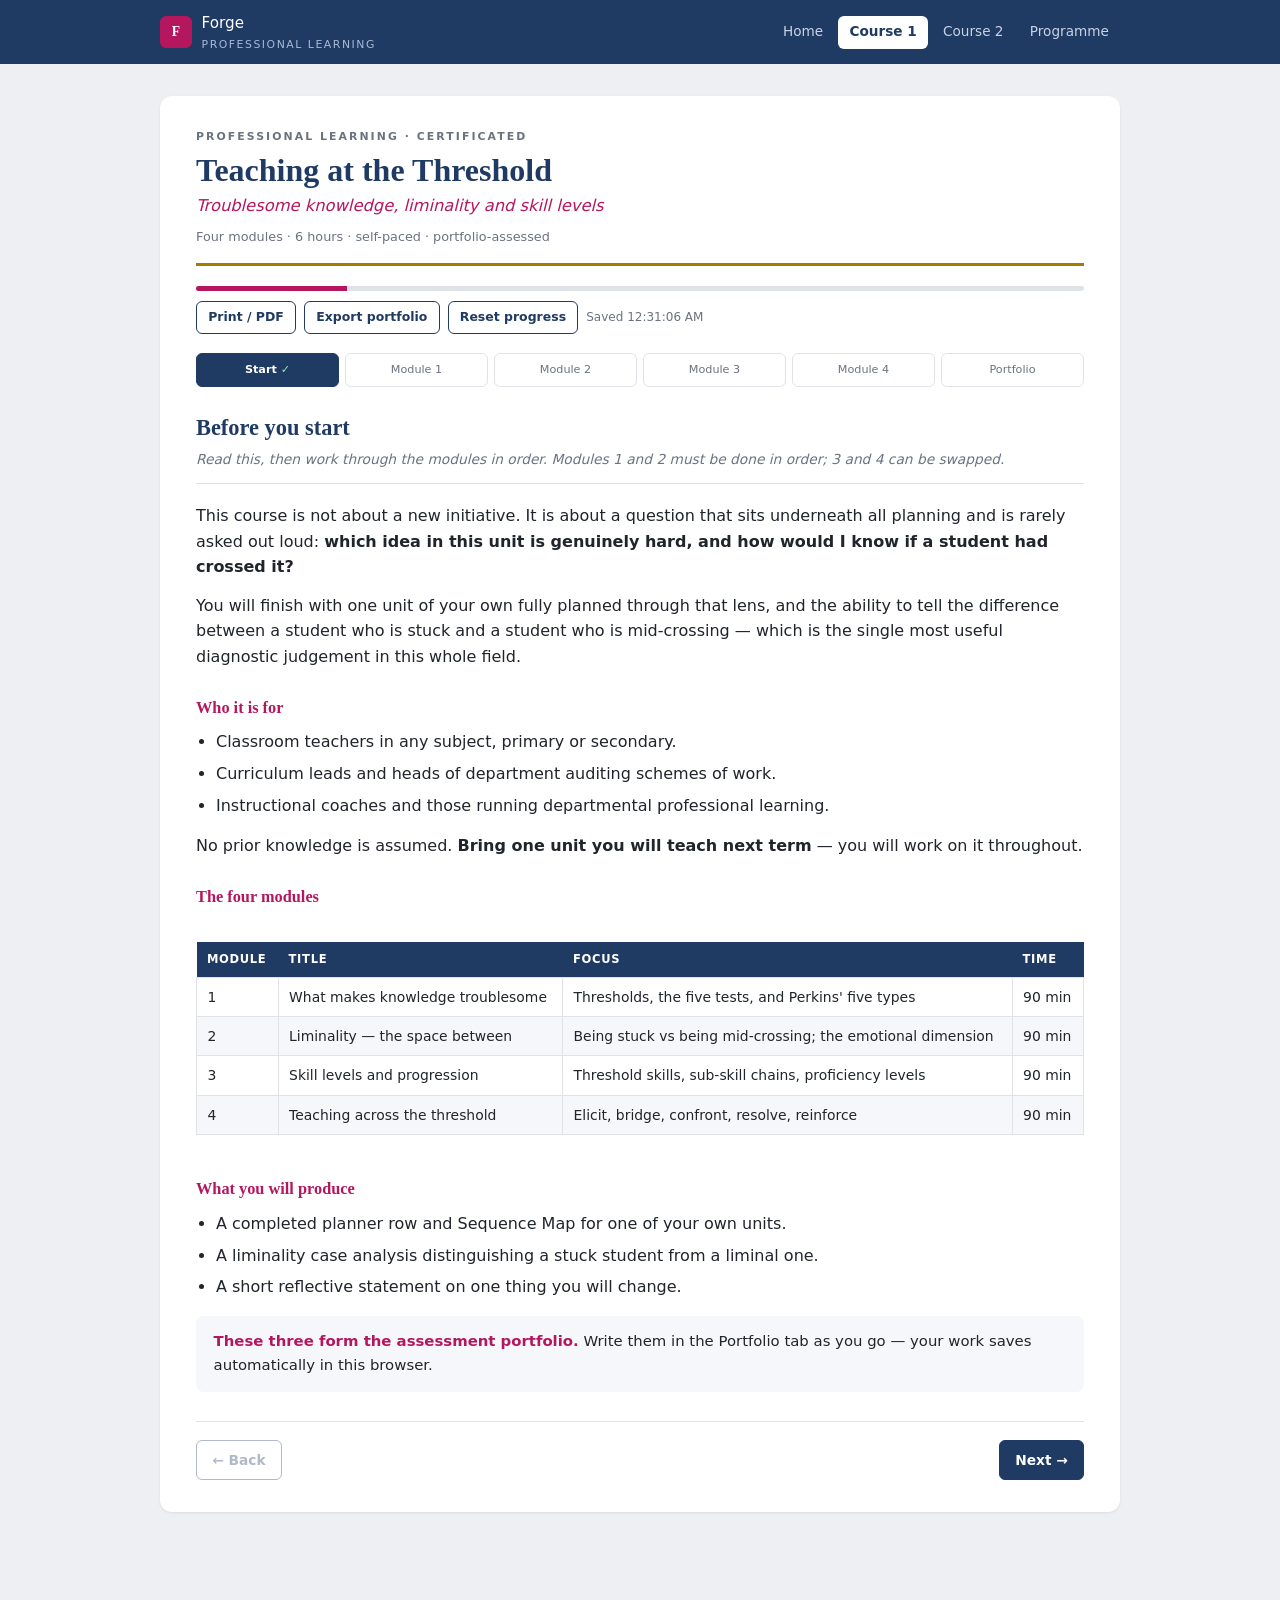
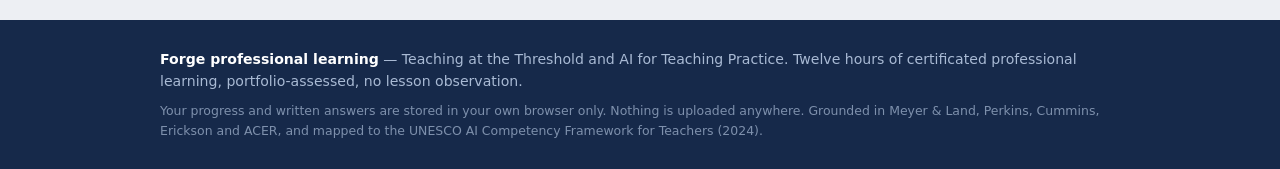
<file: teaching-at-the-threshold.html>
<!DOCTYPE html>
<html lang="en"><head>
<meta charset="utf-8">
<meta name="viewport" content="width=device-width,initial-scale=1">
<title>Teaching at the Threshold — Course 1</title>
<meta name="description" content="A four-module certificated course on troublesome knowledge, liminality and skill levels.">
<link rel="stylesheet" href="assets/site.css">
</head><body>
<a class="skip" href="#main">Skip to content</a>
<header class="site">
  <div class="inner">
    <a class="brand" href="index.html"><span class="mark">F</span><span>Forge<em>professional learning</em></span></a>
    <nav aria-label="Main">
      <a href="index.html">Home</a>
      <a href="teaching-at-the-threshold.html" aria-current="page">Course 1</a>
      <a href="ai-for-teaching-practice.html">Course 2</a>
      <a href="programme.html">Programme</a>
    </nav>
  </div>
</header>
<main id="main"><div class="card"><h2 class="sr-only">Teaching at the Threshold — interactive four-module course, Four modules · 6 hours · self-paced · portfolio-assessed</h2>
<style>
.tct-course{--nv:#1F3A63;--mg:#B5175F;--gd:#A67C00;--ink:#20242B;--mut:#6B7280;--ln:#DFE3E8;--bg:#FFFFFF;--tint:#F5F7FA;--warm:#FDF3F7;
 font-family:system-ui,-apple-system,"Segoe UI",Roboto,Helvetica,Arial,sans-serif;color:var(--ink);line-height:1.6;
 max-width:100%;box-sizing:border-box;}
.tct-course *,.tct-course *::before,.tct-course *::after{box-sizing:border-box;}
.tct-course h1,.tct-course h2,.tct-course h3,.tct-course h4{font-family:Georgia,"Times New Roman",serif;margin:0;}
.tct-hd{border-bottom:3px solid var(--gd);padding-bottom:1rem;margin-bottom:1.25rem;}
.tct-kick{font-size:.68rem;letter-spacing:.19em;text-transform:uppercase;color:var(--mut);font-weight:700;}
.tct-course h1{font-size:2rem;color:var(--nv);margin:.35rem 0 .2rem;line-height:1.2;}
.tct-sub{color:var(--mg);font-style:italic;font-size:1.02rem;}
.tct-meta{font-size:.8rem;color:var(--mut);margin-top:.5rem;}
.tct-bar{height:5px;background:var(--ln);border-radius:99px;overflow:hidden;margin:.9rem 0 .5rem;}
.tct-bar>i{display:block;height:100%;background:var(--mg);width:0;transition:width .35s ease;}
.tct-dots{display:flex;gap:6px;flex-wrap:wrap;margin-bottom:1.4rem;}
.tct-dot{flex:1 1 0;min-width:64px;border:1px solid var(--ln);background:var(--bg);border-radius:6px;padding:.45rem .3rem;
 cursor:pointer;font:inherit;font-size:.7rem;color:var(--mut);text-align:center;transition:.15s;}
.tct-dot:hover{border-color:var(--mg);color:var(--mg);}
.tct-dot[aria-current="true"]{background:var(--nv);border-color:var(--nv);color:#fff;font-weight:700;}
.tct-dot.done::after{content:" ✓";color:#2E7D32;font-weight:700;}
.tct-dot[aria-current="true"].done::after{color:#9BE7A4;}
.tct-panel{display:none;} .tct-panel.on{display:block;animation:tctfade .25s ease;}
@keyframes tctfade{from{opacity:0;transform:translateY(4px)}to{opacity:1;transform:none}}
.tct-course h2{font-size:1.4rem;color:var(--nv);margin:0 0 .15rem;}
.tct-out{font-size:.86rem;color:var(--mut);font-style:italic;margin-bottom:1.2rem;padding-bottom:.8rem;border-bottom:1px solid var(--ln);}
.tct-course h3{font-size:1.02rem;color:var(--mg);margin:1.6rem 0 .5rem;}
.tct-course p{margin:0 0 .8rem;}
.tct-course ul,.tct-course ol{margin:0 0 .9rem;padding-left:1.25rem;}
.tct-course li{margin-bottom:.4rem;}
.tct-lead{font-weight:700;color:var(--mg);font-size:.8rem;letter-spacing:.05em;text-transform:uppercase;margin:1rem 0 .3rem;}
.tct-note{background:var(--tint);border-radius:8px;padding:.9rem 1.1rem;margin:1rem 0;font-size:.93rem;}
.tct-note.warn{background:var(--warm);}
.tct-note b{color:var(--mg);}
.tct-tw{overflow-x:auto;margin:1rem 0;}
.tct-course table{border-collapse:collapse;width:100%;font-size:.87rem;min-width:520px;}
.tct-course th{background:var(--nv);color:#fff;text-align:left;padding:.5rem .65rem;font-weight:700;font-size:.72rem;
 letter-spacing:.06em;text-transform:uppercase;}
.tct-course td{border:1px solid var(--ln);padding:.5rem .65rem;vertical-align:top;}
.tct-course tbody tr:nth-child(even) td{background:var(--tint);}
.tct-act{border:1px solid var(--ln);border-left:4px solid var(--mg);border-radius:6px;padding:1rem 1.1rem;margin:1.2rem 0;background:var(--bg);}
.tct-act h4{font-size:.95rem;color:var(--nv);margin-bottom:.5rem;}
.tct-q{border:1px solid var(--ln);border-radius:8px;padding:.9rem 1.1rem;margin:.8rem 0;}
.tct-q>p{font-weight:600;margin-bottom:.6rem;}
.tct-opt{display:block;width:100%;text-align:left;border:1px solid var(--ln);background:var(--bg);border-radius:6px;
 padding:.5rem .7rem;margin-bottom:.4rem;cursor:pointer;font:inherit;font-size:.9rem;transition:.15s;}
.tct-opt:hover{border-color:var(--mg);}
.tct-opt.ok{border-color:#2E7D32;background:#EFF7EF;}
.tct-opt.no{border-color:var(--mg);background:var(--warm);}
.tct-fb{font-size:.87rem;margin-top:.5rem;padding:.6rem .75rem;border-radius:6px;background:var(--tint);display:none;}
.tct-fb.on{display:block;}
.tct-course textarea{width:100%;font:inherit;font-size:.9rem;padding:.6rem .7rem;border:1px solid var(--ln);
 border-radius:6px;resize:vertical;background:var(--bg);color:var(--ink);}
.tct-course textarea:focus{outline:2px solid var(--mg);outline-offset:1px;}
.tct-btn{border:1px solid var(--nv);background:var(--nv);color:#fff;border-radius:6px;padding:.5rem .95rem;
 cursor:pointer;font:inherit;font-size:.86rem;font-weight:600;}
.tct-btn.ghost{background:transparent;color:var(--nv);}
.tct-btn:disabled{opacity:.35;cursor:not-allowed;}
.tct-btn.sm{padding:.35rem .7rem;font-size:.78rem;}
.tct-nav{display:flex;justify-content:space-between;gap:.6rem;margin-top:1.8rem;padding-top:1.1rem;border-top:1px solid var(--ln);}
.tct-tools{display:flex;gap:.5rem;flex-wrap:wrap;margin:.6rem 0 1.2rem;}
.tct-saved{font-size:.75rem;color:var(--mut);align-self:center;}
.tct-pf label{display:block;font-weight:700;color:var(--nv);margin:1.1rem 0 .2rem;font-size:.95rem;}
.tct-pf .hint{font-size:.82rem;color:var(--mut);margin-bottom:.4rem;}
@media print{
 .tct-dots,.tct-nav,.tct-tools,.tct-bar,.tct-opt{display:none!important;}
 .tct-panel{display:block!important;page-break-after:always;}
 .tct-fb{display:block!important;}
 .tct-course{max-width:none;font-size:11pt;}
 .tct-course textarea{border:1px solid #999;min-height:70px;}
}
</style>
<div class="tct-course" id="tct-root">
<div class="tct-hd"><div class="tct-kick">PROFESSIONAL LEARNING · CERTIFICATED</div><h1>Teaching at the Threshold</h1><div class="tct-sub">Troublesome knowledge, liminality and skill levels</div><div class="tct-meta">Four modules · 6 hours · self-paced · portfolio-assessed</div></div>
<div class="tct-bar"><i></i></div>
<div class="tct-tools"><button class="tct-btn ghost sm tct-print" type="button">Print / PDF</button><button class="tct-btn ghost sm tct-export" type="button">Export portfolio</button><button class="tct-btn ghost sm tct-reset" type="button">Reset progress</button><span class="tct-saved"></span></div>
<div class="tct-dots"><button class="tct-dot" type="button" aria-current="false">Start</button><button class="tct-dot" type="button" aria-current="false">Module 1</button><button class="tct-dot" type="button" aria-current="false">Module 2</button><button class="tct-dot" type="button" aria-current="false">Module 3</button><button class="tct-dot" type="button" aria-current="false">Module 4</button><button class="tct-dot" type="button" aria-current="false">Portfolio</button></div>
<section class="tct-panel"><h2>Before you start</h2><div class="tct-out">Read this, then work through the modules in order. Modules 1 and 2 must be done in order; 3 and 4 can be swapped.</div><p>This course is not about a new initiative. It is about a question that sits underneath all planning and is rarely asked out loud: <b>which idea in this unit is genuinely hard, and how would I know if a student had crossed it?</b></p><p>You will finish with one unit of your own fully planned through that lens, and the ability to tell the difference between a student who is stuck and a student who is mid-crossing — which is the single most useful diagnostic judgement in this whole field.</p><h3>Who it is for</h3><ul><li>Classroom teachers in any subject, primary or secondary.</li><li>Curriculum leads and heads of department auditing schemes of work.</li><li>Instructional coaches and those running departmental professional learning.</li></ul><p>No prior knowledge is assumed. <b>Bring one unit you will teach next term</b> — you will work on it throughout.</p><h3>The four modules</h3><div class="tct-tw"><table><thead><tr><th>Module</th><th>Title</th><th>Focus</th><th>Time</th></tr></thead><tbody><tr><td>1</td><td>What makes knowledge troublesome</td><td>Thresholds, the five tests, and Perkins' five types</td><td>90 min</td></tr><tr><td>2</td><td>Liminality — the space between</td><td>Being stuck vs being mid-crossing; the emotional dimension</td><td>90 min</td></tr><tr><td>3</td><td>Skill levels and progression</td><td>Threshold skills, sub-skill chains, proficiency levels</td><td>90 min</td></tr><tr><td>4</td><td>Teaching across the threshold</td><td>Elicit, bridge, confront, resolve, reinforce</td><td>90 min</td></tr></tbody></table></div><h3>What you will produce</h3><ul><li>A completed planner row and Sequence Map for one of your own units.</li><li>A liminality case analysis distinguishing a stuck student from a liminal one.</li><li>A short reflective statement on one thing you will change.</li></ul><div class="tct-note"><b>These three form the assessment portfolio.</b> Write them in the Portfolio tab as you go — your work saves automatically in this browser.</div></section>
<section class="tct-panel"><h2>Module 1 — What makes knowledge troublesome</h2><div class="tct-out">90 minutes · Outcome: you can identify a threshold concept in your own subject and defend the choice.</div><h3>1.1  The problem with planning by coverage</h3><p>Most planning starts from the topic and the activity. Everything gets taught, in order, and students complete tasks successfully. The trouble is that <b>a student can complete every task correctly and still hold the misconception the unit was meant to overturn.</b></p><p>A threshold concept is different from ordinary content. It is the idea that, once grasped, changes how a student sees the whole subject. Meyer and Land introduced the term in 2003 to describe these portals — you cannot progress without passing through them, and once through, you cannot go back.</p><h3>1.2  The five tests</h3><p>Not everything hard is a threshold. Apply all five:</p><p class="tct-lead">Transformative</p><p>It changes how the learner sees the subject, not just what they know. This is the decisive test — if it is not transformative, it is merely difficult content.</p><p class="tct-lead">Irreversible</p><p>Once understood, it is very hard to un-know. This is why experts struggle to remember not knowing it.</p><p class="tct-lead">Integrative</p><p>It ties together things that previously seemed unrelated.</p><p class="tct-lead">Troublesome</p><p>It is counter-intuitive, or it conflicts with something the learner already believes and which has worked for them.</p><p class="tct-lead">Discursive</p><p>Crossing it changes how the learner <em>talks</em> about the subject. This is why every threshold carries a language demand.</p><h3>1.3  Perkins' five types of troublesome knowledge</h3><p>David Perkins categorised <em>why</em> knowledge is troublesome. This matters because each type has a different fix — naming the type tells you what to do.</p><div class="tct-tw"><table><thead><tr><th>Type</th><th>What it looks like</th><th>Classroom example</th><th>The fix</th></tr></thead><tbody><tr><td>Ritual</td><td>Performed fluently, means nothing</td><td>A pupil executes long multiplication perfectly and cannot say what it is for</td><td>Rebuild from a model that carries meaning, then re-connect the procedure</td></tr><tr><td>Tacit</td><td>The expert move was never made visible</td><td>Selecting the right evidence for a literary claim; deciding which variable to control</td><td>Think aloud, model the invisible decision, then fade</td></tr><tr><td>Inert</td><td>Known, but never used unprompted</td><td>Defines persuasive language in a test, reads the newspaper without noticing it</td><td>Practise in varied, unsignalled contexts</td></tr><tr><td>Conceptually difficult</td><td>Rests on a genuinely hard idea</td><td>Conservation of matter; density as a ratio</td><td>Concept work alongside — drilling will not fix it</td></tr><tr><td>Alien</td><td>A foreign way of seeing</td><td>Negative quantity; light entering the eye; energy as a system property</td><td>Bridge from an intuition they already hold</td></tr></tbody></table></div><div class="tct-act"><h4>Activity — audit your unit</h4><p>Ten minutes alone, then ten with a colleague if you have one.</p><ol><li>List everything your unit covers. Now cross out anything merely factual or procedural.</li><li>From what remains, choose the ONE idea that, if a student truly got it, would change how they see the subject.</li><li>Test it against all five criteria. Write one sentence for each.</li><li>If it fails 'transformative', choose again. Most first attempts do.</li><li>Now name WHY it is troublesome using Perkins' five types.</li></ol><div class="tct-note warn"><b>Expect to fail twice.</b> The commonest error is choosing something hard but not transformative — 'long division', 'the water cycle'. Push for the underlying idea: place-value decomposition, conservation of matter. That struggle is the learning.</div></div><h3>Check your understanding</h3><div class="tct-q" data-qid="tct-m1-q0"><p>Which of the five tests most reliably separates a threshold concept from merely difficult content?</p><button class="tct-opt" type="button" data-i="0" data-ok="0" data-fb="Irreversibility is real but it is hard to observe in the moment — you only notice it in hindsight. It is a poor working test.">Irreversible</button><button class="tct-opt" type="button" data-i="1" data-ok="1" data-fb="Correct. If grasping it does not change how the student sees the subject, it is difficult content rather than a threshold. This is the test that does the discriminating work.">Transformative</button><button class="tct-opt" type="button" data-i="2" data-ok="0" data-fb="Plenty of content is troublesome without being transformative — an awkward procedure, an irregular spelling rule. Troublesome alone is not enough.">Troublesome</button><button class="tct-opt" type="button" data-i="3" data-ok="0" data-fb="Useful as a supporting test, but a lot of ordinary content connects ideas without changing how the subject is seen.">Integrative</button><div class="tct-fb"></div></div><div class="tct-q" data-qid="tct-m1-q1"><p>A student carries out a procedure flawlessly but cannot explain any step. Which type of troublesome knowledge is this?</p><button class="tct-opt" type="button" data-i="0" data-ok="0" data-fb="Inert knowledge is known but never used unprompted. Here the student &lt;em&gt;is&lt;/em&gt; using it — fluently. The problem is that it means nothing to them.">Inert knowledge</button><button class="tct-opt" type="button" data-i="1" data-ok="1" data-fb="Correct. Ritual knowledge is performed fluently and means nothing. The fix is to rebuild from a model that carries meaning, then reconnect the procedure to it — not more practice.">Ritual knowledge</button><button class="tct-opt" type="button" data-i="2" data-ok="0" data-fb="Tacit knowledge is the expert move that was never made visible. That is a teacher-side omission; this is a student performing without meaning.">Tacit knowledge</button><button class="tct-opt" type="button" data-i="3" data-ok="0" data-fb="Alien knowledge is a foreign way of seeing, like negative quantity. Fluent performance would be unusual here.">Alien knowledge</button><div class="tct-fb"></div></div><div class="tct-q"><p>Why does the 'discursive' criterion mean every threshold concept carries a language demand?</p><textarea rows="3" data-k="tct-m1-q2" data-label="Why does the &#x27;discursive&#x27; criterion mean every threshold concept carri" placeholder="Your answer…"></textarea><p style="margin:.5rem 0 0"><button class="tct-btn ghost sm tct-reveal" type="button" data-t="tct-m1-q2-a">Show a strong answer</button></p><div class="tct-fb" id="tct-m1-q2-a">Because crossing changes how a learner talks, not only what they can do. New relationships need new grammar — comparatives, conditionals, causal connectives — and vocabulary that names the relationship rather than the object. If you do not teach that language explicitly, students who have crossed cannot show you, and students who have not can borrow the words and appear to have crossed. The language is evidence as well as content.</div></div></section>
<section class="tct-panel"><h2>Module 2 — Liminality: the space between</h2><div class="tct-out">90 minutes · Outcome: you can distinguish a student who is stuck from one who is mid-crossing, and respond differently to each.</div><h3>2.1  What liminality is</h3><p>Liminality comes from the Latin <em>limen</em>, a threshold or doorframe. It names the space a learner occupies once they have left their old understanding behind but have not yet arrived at the new one. <b>It is not a failure state.</b> It is what crossing actually feels like from the inside.</p><p>Meyer and Land describe learners in this space as oscillating between old and new understandings, showing both attempts at understanding and troubled misunderstanding — often in the same lesson.</p><h3>2.2  The three phases</h3><p class="tct-lead">Pre-liminal</p><p>The learner has not yet encountered the idea as problematic. Their existing understanding still works for them and they see no reason to change it. Teaching here is about creating the need.</p><p class="tct-lead">Liminal</p><p>The old understanding has been disturbed but the new one is not secure. Expect oscillation, frustration, mimicry of the right language without the understanding behind it, and sometimes real distress.</p><p class="tct-lead">Post-liminal</p><p>The idea is held and used. The learner talks differently about the subject. Crucially they now find it hard to remember not understanding it.</p><h3>2.3  Mimicry — the trap</h3><p>A learner in the liminal space often produces language that sounds like understanding. They use the right vocabulary in roughly the right places. Meyer and Land call this <b>mimicry</b>, and it is the reason task completion is such a poor measure of crossing.</p><p>The test is not whether the words appear. It is whether the learner can apply the idea in a case they have not been taught, <em>and explain why</em>.</p><h3>2.4  The emotional dimension</h3><p>Crossing a threshold can be uncomfortable. The learner is being asked to give up something that worked. In some subjects it touches identity — the student who was "good at maths" because they were fast at procedures now finds that fluency is not enough.</p><p>This has a direct teaching consequence: <b>naming the difficulty out loud helps.</b> Telling a class that this idea is genuinely hard, that being confused is expected, and that it will resolve, is not lowering expectations. It is accurate, and it reduces the chance that a student concludes they are simply not clever.</p><h3>2.5  Stuck or liminal? The judgement that matters</h3><div class="tct-tw"><table><thead><tr><th></th><th>Stuck</th><th>Liminal</th><th>What to do</th></tr></thead><tbody><tr><td>Pattern</td><td>Consistently wrong, in the same way</td><td>Right one day, wrong the next; oscillating</td><td>Stuck: diagnose. Liminal: hold.</td></tr><tr><td>Language</td><td>Uses old language confidently</td><td>Reaches for new language, uses it imprecisely</td><td>Liminal is a good sign, not a bad one</td></tr><tr><td>Emotion</td><td>Often untroubled — they think they are right</td><td>Frustrated, uncertain, may say it 'used to make sense'</td><td>Name it: this is expected</td></tr><tr><td>Response</td><td>Re-teach at the broken sub-skill</td><td>Time, repeated encounters, keep scaffolds available</td><td>Do NOT intervene harder on a liminal student</td></tr></tbody></table></div><div class="tct-note warn"><b>The counter-intuitive point.</b> The instinct with an oscillating, frustrated student is to intervene harder — more practice, a lower group, an intervention slot. That is precisely wrong. Oscillation is the documented signature of crossing. It resolves with time and repeated encounters, and intervening harder can convert a normal liminal wobble into a belief that they cannot do the subject.</div><div class="tct-act"><h4>Activity — liminality spotting</h4><p>For each of the following, decide: pre-liminal, liminal, post-liminal, or stuck — and justify it before you check.</p><ol><li>A pupil writes '0.45 is bigger than 0.5 because 45 is bigger than 5' and is confident.</li><li>A pupil says 'the mass stays the same… no wait, it gets lighter because the gas went… I don't know any more.'</li><li>A pupil uses the word 'symbolises' correctly in an essay but cannot say what evidence supports it.</li><li>A pupil spontaneously asks whether a text they are reading for fun is trying to persuade them.</li><li>A pupil who was fluent last week now hesitates and asks 'but why does that work?'</li></ol><div class="tct-note"><b>Answers.</b> 1 — pre-liminal (no disturbance yet). 2 — liminal (oscillating, distressed). 3 — liminal, and specifically mimicry. 4 — post-liminal (transfer, unprompted). 5 — liminal, and a positive sign: hesitation after fluency often marks the start of real understanding.</div></div><h3>Check your understanding</h3><div class="tct-q" data-qid="tct-m2-q0"><p>A student's work gets worse after a lesson. Which reading is most likely to be right?</p><button class="tct-opt" type="button" data-i="0" data-ok="0" data-fb="Possible, but this is the reflex answer. Before reaching for it, check the pattern: is the work consistently wrong in the same way, or is it oscillating?">The lesson was poorly taught and needs reteaching</button><button class="tct-opt" type="button" data-i="1" data-ok="1" data-fb="Often correct. A dip after a lesson that disturbed a working belief is the documented signature of crossing, not of failure. Check for oscillation rather than consistent error.">The student has entered the liminal space</button><button class="tct-opt" type="button" data-i="2" data-ok="0" data-fb="This is exactly the response that can convert a normal liminal wobble into a belief that they cannot do the subject. Diagnose before escalating.">The student needs an intervention group</button><button class="tct-opt" type="button" data-i="3" data-ok="0" data-fb="Inattention produces gaps, not the specific pattern of having got worse at something they could previously do.">The student was not paying attention</button><div class="tct-fb"></div></div><div class="tct-q" data-qid="tct-m2-q1"><p>Which observation best distinguishes mimicry from genuine crossing?</p><button class="tct-opt" type="button" data-i="0" data-ok="0" data-fb="That is precisely what mimicry looks like. Correct vocabulary in roughly the right places is the trap, not the test.">The student uses the correct technical vocabulary</button><button class="tct-opt" type="button" data-i="1" data-ok="0" data-fb="Task completion is the weakest evidence available. A student holding the misconception can often complete the task.">The student completes the task successfully</button><button class="tct-opt" type="button" data-i="2" data-ok="1" data-fb="Correct. Untaught application plus reasoning is the test. Mimicry survives familiar contexts and collapses in unfamiliar ones.">The student applies the idea in a case they were not taught, and explains why</button><button class="tct-opt" type="button" data-i="3" data-ok="0" data-fb="Confidence tracks mimicry at least as well as understanding — arguably better, since liminal students are often uncertain.">The student is confident</button><div class="tct-fb"></div></div><div class="tct-q"><p>Why is 'intervene harder' the wrong response to a liminal student?</p><textarea rows="3" data-k="tct-m2-q2" data-label="Why is &#x27;intervene harder&#x27; the wrong response to a liminal student?" placeholder="Your answer…"></textarea><p style="margin:.5rem 0 0"><button class="tct-btn ghost sm tct-reveal" type="button" data-t="tct-m2-q2-a">Show a strong answer</button></p><div class="tct-fb" id="tct-m2-q2-a">Because the intervention treats a normal, temporary state as a deficit. Oscillation is the signature of crossing, and it resolves with time and repeated encounters rather than with more practice. Intervening harder does three things wrong: it practises at the top of a chain that is not broken, it removes the time the student needs, and it signals to the student that their confusion is a problem with them. That last one is how a liminal wobble becomes a settled belief that they cannot do the subject.</div></div></section>
<section class="tct-panel"><h2>Module 3 — Skill levels and progression</h2><div class="tct-out">90 minutes · Outcome: you can name the skill a threshold demands, chain its prerequisites, and locate where a learner actually broke down.</div><h3>3.1  Concepts and skills fail differently</h3><p>A concept is troublesome because it is counter-intuitive. A skill is troublesome for different reasons — most often because it can be performed correctly with no understanding at all, or because the expert move behind it was never made visible.</p><p>Every threshold concept demands a skill. You cannot cross the place-value threshold without composing and decomposing numbers flexibly. You cannot cross the symbolism threshold without building an evidenced interpretive claim. <b>Naming that skill is what makes the concept teachable.</b></p><h3>3.2  Two kinds of skill, kept apart</h3><p class="tct-lead">Discipline-specific procedural skill</p><p>The concrete moves: partition a whole into equal parts; construct a fair test; cite textual evidence. This is what you teach.</p><p class="tct-lead">Transferable capability</p><p>What it develops underneath: proportional reasoning, modelling, argumentation. This is what you bank across the curriculum. Anchor it to a published framework — ACER's five skills, or the IB ATL clusters — so it is more than a phrase.</p><h3>3.3  The sub-skill chain — diagnosing backwards</h3><p>Most skill failure is not failure of the target skill. It is a missing link further back. The chain for comparing decimals runs: whole-number place value → tenths → hundredths → equivalence → comparison. <b>A pupil failing the last step has usually broken at the second.</b></p><p>The diagnostic move is to run the chain backwards, asking the pupil to do each link, and find the first one that fails. Then teach THERE, not at the target.</p><div class="tct-note warn"><b>Why this matters.</b> Practice at the top of a broken chain compounds confusion. It is the single commonest waste of intervention time.</div><h3>3.4  Proficiency levels</h3><p>A skill is not present or absent — it develops. Both the IB ATL framework and ACER's skill development frameworks describe levels with observable indicators. A workable four-level scale:</p><div class="tct-tw"><table><thead><tr><th>Level</th><th>What it looks like</th><th>Typical band</th><th>Your response</th></tr></thead><tbody><tr><td>Novice</td><td>Can do it with the model in front of them</td><td>K–2</td><td>Keep the model visible</td></tr><tr><td>Learner</td><td>Can do it with prompting or in the taught context</td><td>3–5</td><td>Fade the prompt; change the context</td></tr><tr><td>Practitioner</td><td>Does it independently in familiar contexts</td><td>6–8</td><td>Vary the context; increase complexity</td></tr><tr><td>Expert</td><td>Applies it in unfamiliar contexts, unprompted</td><td>9–12</td><td>Ask them to critique someone else's use of it</td></tr></tbody></table></div><p><em>Read the level as the target for that year, not a judgement of the child.</em></p><h3>3.5  Mastery is not task completion</h3><p>Define mastery as an observable behaviour, not a finished piece of work. 'Regroups without prompting when it helps' is a mastery criterion. 'Completes the worksheet' is not.</p><div class="tct-note warn"><b>The test for any success criterion.</b> Could a student complete this successfully while still holding the misconception? If yes, it measures the task, not the threshold.</div><div class="tct-act"><h4>Activity — build and break a chain</h4><ol><li>Take the threshold you identified in Module 1. Name the ONE skill it demands, as a verb.</li><li>Write the sub-skill chain — the ordered prerequisites, four to six links.</li><li>Swap with a partner. Their job is to find the link most of your class would break at.</li><li>Write the observable mastery criterion for the target skill. Apply the test above.</li><li>Assign a target proficiency level for your year group.</li></ol></div><h3>Check your understanding</h3><div class="tct-q" data-qid="tct-m3-q0"><p>A pupil fails a skill that has been taught well. What is the most likely explanation?</p><button class="tct-opt" type="button" data-i="0" data-ok="0" data-fb="This is practice at the top of a possibly broken chain — the commonest waste of intervention time. Diagnose first.">They need more practice at that skill</button><button class="tct-opt" type="button" data-i="1" data-ok="1" data-fb="Correct. Most skill failure is a missing prerequisite rather than failure of the target skill. Run the chain backwards and teach at the first link that fails.">A link earlier in the sub-skill chain is missing</button><button class="tct-opt" type="button" data-i="2" data-ok="0" data-fb="Sometimes true, but this conclusion is usually reached too early and it lowers expectations without a diagnosis behind it.">The skill is beyond their proficiency level</button><button class="tct-opt" type="button" data-i="3" data-ok="0" data-fb="Possible, and worth checking — but concepts and skills fail differently. Check the chain before concluding it is conceptual.">They hold a misconception about the concept</button><div class="tct-fb"></div></div><div class="tct-q"><p>Rewrite this as a proper mastery criterion: 'Students will understand equivalent fractions.'</p><textarea rows="3" data-k="tct-m3-q1" data-label="Rewrite this as a proper mastery criterion: &#x27;Students will understand " placeholder="Your answer…"></textarea><p style="margin:.5rem 0 0"><button class="tct-btn ghost sm tct-reveal" type="button" data-t="tct-m3-q1-a">Show a strong answer</button></p><div class="tct-fb" id="tct-m3-q1-a">Something like: <em>'Generates an equivalent fraction for a given fraction without prompting, and explains why the two name the same quantity, using a representation of their choice.'</em> It names an observable behaviour, it specifies unprompted independence, and — the crucial part — a student who still believes 2/4 is a different number from 1/2 could not satisfy it. Apply that test to any criterion you write: could a student holding the misconception still tick this box?</div></div><div class="tct-q"><p>Why is 'approaching' a more useful judgement than 'nearly there'?</p><textarea rows="3" data-k="tct-m3-q2" data-label="Why is &#x27;approaching&#x27; a more useful judgement than &#x27;nearly there&#x27;?" placeholder="Your answer…"></textarea><p style="margin:.5rem 0 0"><button class="tct-btn ghost sm tct-reveal" type="button" data-t="tct-m3-q2-a">Show a strong answer</button></p><div class="tct-fb" id="tct-m3-q2-a">Because 'approaching' names a position on a described continuum with observable indicators, and 'nearly there' names a feeling about distance from an unstated standard. 'Approaching' tells you and the student what the next observable behaviour is; 'nearly there' tells them only that they have not arrived. The first is actionable, the second is reassurance.</div></div></section>
<section class="tct-panel"><h2>Module 4 — Teaching across the threshold</h2><div class="tct-out">90 minutes · Outcome: you can plan a sequence that moves a class through a misconception, build the four documents that carry it, and sort the evidence four ways rather than two.</div><h3>4.1  The sequence</h3><p>Overcoming a misconception is a different instructional problem from teaching a new idea. The research-supported sequence has five steps, and <b>the order matters more than any single step.</b></p><div class="tct-tw"><table><thead><tr><th>Step</th><th>Move</th><th>What you do</th><th>Why here</th></tr></thead><tbody><tr><td>1</td><td>Elicit</td><td>Surface the belief — hinge question, concept cartoon, written prediction</td><td>You cannot change an idea the student has not voiced</td></tr><tr><td>2</td><td>Bridge</td><td>Anchor on a case where their intuition is ALREADY right</td><td>The step most often skipped — see below</td></tr><tr><td>3</td><td>Confront</td><td>Show the contradiction — demonstration, measurement, data</td><td>Only now does the anomaly land</td></tr><tr><td>4</td><td>Resolve</td><td>Teach the correct model and apply it to structured examples</td><td>Conflict alone does not build the new idea</td></tr><tr><td>5</td><td>Reinforce</td><td>Practise on confusable cases; revisit later</td><td>The old idea was useful for years; one lesson does not undo it</td></tr></tbody></table></div><div class="tct-note warn"><b>Bridge before you confront.</b> Confront first and students explain the anomaly away, distrust the demonstration, or lose confidence. Anchor first on a case where they are already right — money for decimals ($0.45 versus $0.50), sharing a pizza for fractions, a team for ecosystems — then move to the hard case.</div><p>The <b>Sequence Map</b> is where this lives: one page per unit, one row per lesson, with the move named before any activity is chosen. The crossing is rarely lesson one, because eliciting and bridging have to happen first.</p><h3>4.2  The four documents that carry it</h3><p>A sequence that exists only in your head does not survive a week of cover, illness and a fire drill. Four documents carry it, and each answers a question the one above it cannot.</p><ul><li><b>Sequence Map</b> — the whole unit on one page. How many lessons, in what order, and which one carries the crossing. Completed once, before you teach anything.</li><li><b>Lesson Plan</b> — one lesson. Declare the move at the top before writing any activity. That single step is what stops activity-first planning.</li><li><b>Worksheet</b> — what students do. Retrieval, then a worked example, then a completion task with the last steps removed, then independent work. The order is the design, not a suggestion.</li><li><b>Exit Ticket</b> — three to five minutes at the end. Two-tier: the answer, and the reason for it. This is where your evidence comes from.</li></ul><p>Build them in that order. A worksheet written before the sequence is settled will be a good activity attached to the wrong lesson.</p><h3>4.3  Diagnostic question formats</h3><p>Five formats, each revealing something different. Distractors should come from documented misconceptions, not invented wrong answers.</p><ul><li><b>Simple multiple choice</b> — fast whole-class check.</li><li><b>Two-tier</b> — answer plus reason. The second tier exposes the misconception itself.</li><li><b>Confidence grid</b> — right/wrong plus how sure. Separates a secure misconception from a guess, which need different teaching.</li><li><b>Talking heads or concept cartoon</b> — characters voice rival views, so the wrong idea belongs to a character and is safe to defend.</li><li><b>Explanation story</b> — students choose the scientifically correct wording at several points. Targets language directly.</li></ul><h3>4.4  Reading the evidence — the four piles</h3><p>Decide in advance what you will accept as evidence. Not "completed the task" but the specific behaviour: compares decimals by place value rather than digit count; predicts that the water level will not change. Then sort each set of responses into four piles rather than two. <b>The pile sizes are your plan for the next lesson.</b></p><div class="tct-tw"><table><thead><tr><th>Pile</th><th>What it looks like</th><th>What you do next</th></tr></thead><tbody><tr><td>Crossed</td><td>Right answer, the reason is their own, transfer item right too</td><td>Move them on; do not re-teach</td></tr><tr><td>Liminal</td><td>Right then wrong, or right but hedged; reverts on transfer</td><td>More time in the same phase; another representation, not another explanation</td></tr><tr><td>Mimicking</td><td>Right answer, your words back at you, transfer item wrong</td><td>The dangerous pile — it looks like success. Ask them to explain it to someone who believes the old thing</td></tr><tr><td>Pre-liminal</td><td>Wrong answer, confidently, old reasoning intact</td><td>The confrontation has not happened for them yet</td></tr></tbody></table></div><div class="tct-note warn"><b>Why the second tier is not optional.</b> Right-and-wrong marking cannot see the mimicking pile. Then re-check six to eight weeks later: a threshold genuinely crossed holds, and a drop means it was performance rather than understanding.</div><div class="tct-act"><h4>Activity — build the sequence</h4><ol><li>For your threshold, complete a Sequence Map: six lessons, with the move declared for each one before you choose any activity.</li><li>Write the eliciting question you will open with, and identify the bridging anchor — where is your class already right about something structurally similar?</li><li>Choose the confrontation. What will they see that they cannot explain away?</li><li>Draft the exit ticket for the crossing lesson: a two-tier question whose wrong option is your named misconception, plus one transfer item set in a context you have not taught.</li><li>Write the signs of crossing in one observable sentence, and plan the re-check — which question, how many weeks later?</li></ol></div><h3>Check your understanding</h3><div class="tct-q" data-qid="tct-m4-q0"><p>Why does confronting before bridging often fail?</p><button class="tct-opt" type="button" data-i="0" data-ok="0" data-fb="Difficulty is not the issue. A well-chosen discrepant event can be very simple and still fail if it arrives too early.">The confrontation is usually too difficult</button><button class="tct-opt" type="button" data-i="1" data-ok="1" data-fb="Correct. Without an anchor where their intuition is already right, students distrust the demonstration, explain it away, or simply lose confidence. The bridge gives the contradiction something to land on.">Students have nothing secure to push against, so they explain the anomaly away</button><button class="tct-opt" type="button" data-i="2" data-ok="0" data-fb="Bridging adds time rather than saving it. The argument for it is that confrontation without it does not work, not that it is quicker.">It takes too long</button><button class="tct-opt" type="button" data-i="3" data-ok="0" data-fb="Crossing is uncomfortable either way. The problem with confronting first is that it does not change the belief, not that it is distressing.">Students find it upsetting</button><div class="tct-fb"></div></div><div class="tct-q" data-qid="tct-m4-q1"><p>Which of the four piles is invisible to right-and-wrong marking?</p><button class="tct-opt" type="button" data-i="0" data-ok="0" data-fb="Pre-liminal students give wrong answers, which right-and-wrong marking catches immediately.">Pre-liminal</button><button class="tct-opt" type="button" data-i="1" data-ok="0" data-fb="Liminal students produce inconsistent answers, so marking picks up at least some of it across a few lessons.">Liminal</button><button class="tct-opt" type="button" data-i="2" data-ok="1" data-fb="Correct — and it is the most consequential. A mimicking student gives the right answer with borrowed reasoning, so marking scores them as successful. Only the second tier and a transfer item expose it.">Mimicking</button><button class="tct-opt" type="button" data-i="3" data-ok="0" data-fb="Crossed students are correctly identified by marking. They are the one group it handles well.">Crossed</button><div class="tct-fb"></div></div><div class="tct-q"><p>Why re-check six weeks later rather than at the end of the unit?</p><textarea rows="3" data-k="tct-m4-q2" data-label="Why re-check six weeks later rather than at the end of the unit?" placeholder="Your answer…"></textarea><p style="margin:.5rem 0 0"><button class="tct-btn ghost sm tct-reveal" type="button" data-t="tct-m4-q2-a">Show a strong answer</button></p><div class="tct-fb" id="tct-m4-q2-a">Because an end-of-unit check measures performance while the teaching is still fresh, and performance decays in a way that understanding does not. A threshold genuinely crossed holds up weeks later without revision — that is what irreversibility means in practice. A drop at six weeks tells you the class produced the right behaviour under recent instruction rather than acquiring the idea, which is exactly the distinction the whole course is about. It also catches mimicry, which is very durable across a week and very fragile across a term.</div></div></section>
<section class="tct-panel"><h2>Assessment portfolio</h2><div class="tct-out">Three pieces. No examination, no lesson observation. Most participants complete them within a fortnight of the final module.</div><p>Write directly into the boxes below — everything saves in this browser as you type. When you are finished, use <b>Export portfolio</b> at the top of the page to download it all as a text file.</p><h3>How it is judged</h3><div class="tct-tw"><table><thead><tr><th>Judgement</th><th>Part A</th><th>Part B</th><th>Overall</th></tr></thead><tbody><tr><td>Not yet</td><td>Threshold chosen is difficult content, not transformative</td><td>Describes a stuck student as liminal, or vice versa</td><td>Resubmit with feedback</td></tr><tr><td>Pass</td><td>Threshold survives the five tests; misconception named specifically</td><td>Judgement is defensible and evidenced by observation</td><td>Certificate issued</td></tr><tr><td>Distinction</td><td>Bridging anchor is genuinely insightful; crossing criteria observable</td><td>Shows restraint — recognises when NOT to intervene</td><td>Certificate with distinction</td></tr></tbody></table></div><div class="tct-pf"><label>Part A — Completed planner row and Sequence Map  (50%)</label><div class="hint">The threshold concept as a full sentence, with one line against each of the five tests. Why it is troublesome — the specific misconception, and which of Perkins’ five types. The threshold skill and its sub-skill chain. The eliciting question, bridging anchor and confrontation. The signs of crossing as an observable behaviour.</div><textarea rows="12" data-k="tct-pf-a" data-label="Part A — Completed planner row and Sequence Map  (50%)"></textarea><label>Part B — Liminality case analysis  (30%)</label><div class="hint">One real student, anonymised, whom you judge to be in the liminal space. What you observed that led to that judgement rather than judging them stuck. What you did in response, and what you deliberately did not do. What you would look for to confirm they had crossed.</div><textarea rows="9" data-k="tct-pf-b" data-label="Part B — Liminality case analysis  (30%)"></textarea><label>Part C — Reflective statement  (20%)</label><div class="hint">No more than 300 words: one thing you will do differently, and one belief about your subject this course has unsettled. The second is the harder question and the more valuable one.</div><textarea rows="7" data-k="tct-pf-c" data-label="Part C — Reflective statement  (20%)"></textarea></div><div class="tct-note" style="margin-top:1.4rem"><b>When you are done:</b> use <em>Export portfolio</em> at the top to download everything you have written as a text file, then send it in. Everything you type is saved in this browser only — nothing is uploaded anywhere.</div></section>
<div class="tct-nav"><button class="tct-btn ghost tct-prev" type="button">← Back</button><button class="tct-btn tct-next" type="button">Next →</button></div>
</div>
<script>
(function(){
 var P="tct", KEY="tct-course-v1";
 var root=document.getElementById(P+"-root"); if(!root) return;
 var panels=root.querySelectorAll("."+P+"-panel");
 var dots=root.querySelectorAll("."+P+"-dot");
 var bar=root.querySelector("."+P+"-bar>i");
 var prev=root.querySelector("."+P+"-prev"), next=root.querySelector("."+P+"-next");
 var savedMsg=root.querySelector("."+P+"-saved");
 var state={i:0,seen:{},ans:{},pf:{}};
 try{var raw=localStorage.getItem(KEY); if(raw){state=Object.assign(state,JSON.parse(raw));}}catch(e){}

 function save(){ try{localStorage.setItem(KEY,JSON.stringify(state));
   if(savedMsg){savedMsg.textContent="Saved "+new Date().toLocaleTimeString();}}catch(e){} }

 function show(i){
  if(i<0||i>=panels.length) return;
  state.i=i; state.seen[i]=true;
  for(var k=0;k<panels.length;k++){ panels[k].classList.toggle("on",k===i); }
  for(var d=0;d<dots.length;d++){
    dots[d].setAttribute("aria-current", d===i?"true":"false");
    dots[d].classList.toggle("done", !!state.seen[d]);
  }
  var n=0; for(var s in state.seen){ if(state.seen[s]) n++; }
  if(bar) bar.style.width=Math.round(n/panels.length*100)+"%";
  if(prev) prev.disabled=(i===0);
  if(next) next.textContent = (i===panels.length-1)?"Finish":"Next →";
  save();
  var top=root.getBoundingClientRect().top+window.pageYOffset-12;
  if(window.pageYOffset>top) window.scrollTo({top:top,behavior:"smooth"});
 }

 for(var d=0;d<dots.length;d++){ (function(k){ dots[k].onclick=function(){show(k);}; })(d); }
 if(prev) prev.onclick=function(){show(state.i-1);};
 if(next) next.onclick=function(){ if(state.i<panels.length-1) show(state.i+1); };

 // multiple choice
 root.querySelectorAll("."+P+"-q[data-qid]").forEach(function(q){
   var qid=q.getAttribute("data-qid");
   var fb=q.querySelector("."+P+"-fb");
   q.querySelectorAll("."+P+"-opt").forEach(function(btn){
     btn.onclick=function(){
       var correct=btn.getAttribute("data-ok")==="1";
       q.querySelectorAll("."+P+"-opt").forEach(function(b){b.classList.remove("ok","no");});
       btn.classList.add(correct?"ok":"no");
       if(fb){ fb.innerHTML=btn.getAttribute("data-fb"); fb.classList.add("on"); }
       state.ans[qid]=btn.getAttribute("data-i"); save();
     };
     if(state.ans[qid]===btn.getAttribute("data-i")) btn.click();
   });
 });
 // reveal model answers
 root.querySelectorAll("."+P+"-reveal").forEach(function(b){
   b.onclick=function(){ var t=document.getElementById(b.getAttribute("data-t"));
     if(t){ t.classList.toggle("on"); b.textContent = t.classList.contains("on")?"Hide the strong answer":"Show a strong answer"; } };
 });
 // textareas
 root.querySelectorAll("textarea[data-k]").forEach(function(ta){
   var k=ta.getAttribute("data-k");
   if(state.pf[k]) ta.value=state.pf[k];
   var t; ta.addEventListener("input",function(){ clearTimeout(t);
     t=setTimeout(function(){ state.pf[k]=ta.value; save(); },400); });
 });
 // export
 var ex=root.querySelector("."+P+"-export");
 if(ex) ex.onclick=function(){
   var out="Teaching at the Threshold\nPortfolio — exported "+new Date().toLocaleString()+"\n\n";
   root.querySelectorAll("textarea[data-k]").forEach(function(ta){
     out += (ta.getAttribute("data-label")||ta.getAttribute("data-k")) + "\n" +
            (ta.value.trim()||"[not yet written]") + "\n\n";
   });
   var a=document.createElement("a");
   a.href=URL.createObjectURL(new Blob([out],{type:"text/plain;charset=utf-8"}));
   a.download="teaching-at-the-threshold-portfolio.txt"; a.click(); URL.revokeObjectURL(a.href);
 };
 var pr=root.querySelector("."+P+"-print"); if(pr) pr.onclick=function(){window.print();};
 var rs=root.querySelector("."+P+"-reset");
 if(rs) rs.onclick=function(){ if(confirm("Clear your saved progress and all written answers for this course?")){
     try{localStorage.removeItem(KEY);}catch(e){} location.reload(); } };
 show(state.i||0);
})();
</script>
</div></main>
<footer class="site">
  <div class="inner">
    <p><b>Forge professional learning</b> — Teaching at the Threshold and AI for Teaching Practice.
       Twelve hours of certificated professional learning, portfolio-assessed, no lesson observation.</p>
    <p class="fine">Your progress and written answers are stored in your own browser only. Nothing is uploaded anywhere.
       Grounded in Meyer &amp; Land, Perkins, Cummins, Erickson and ACER, and mapped to the UNESCO AI Competency Framework for Teachers (2024).</p>
  </div>
</footer>
</body></html>
</file>
<file: assets/site.css>
*,*::before,*::after{box-sizing:border-box}
:root{--nv:#1F3A63;--mg:#B5175F;--gd:#A67C00;--ink:#20242B;--mut:#6B7280;--ln:#DFE3E8;--bg:#fff;--tint:#F5F7FA;--warm:#FDF3F7;--page:#EDEFF3}
html{scroll-behavior:smooth}
body{margin:0;background:var(--page);color:var(--ink);line-height:1.6;
 font-family:system-ui,-apple-system,"Segoe UI",Roboto,Helvetica,Arial,sans-serif}
h1,h2,h3,h4{font-family:Georgia,"Times New Roman",serif;margin:0}
a{color:var(--nv)}
.skip{position:absolute;left:-9999px}
.skip:focus{left:8px;top:8px;z-index:99;background:#fff;padding:.5rem .8rem;border-radius:6px}
.sr-only{position:absolute;width:1px;height:1px;padding:0;margin:-1px;overflow:hidden;clip:rect(0,0,0,0);white-space:nowrap;border:0}
header.site{background:var(--nv);position:sticky;top:0;z-index:20}
header.site .inner{max-width:1000px;margin:0 auto;padding:.7rem 1.25rem;display:flex;align-items:center;
 justify-content:space-between;gap:1rem;flex-wrap:wrap}
.brand{display:flex;align-items:center;gap:.6rem;color:#fff;text-decoration:none;font-size:.95rem}
.brand .mark{width:32px;height:32px;border-radius:6px;background:var(--mg);display:grid;place-items:center;
 font-family:Georgia,serif;font-weight:700;font-size:.85rem;letter-spacing:.02em}
.brand em{display:block;font-style:normal;font-size:.68rem;letter-spacing:.14em;text-transform:uppercase;color:#A9BAD4}
header.site nav{display:flex;gap:.25rem;flex-wrap:wrap}
header.site nav a{color:#C7D3E5;text-decoration:none;font-size:.85rem;padding:.35rem .7rem;border-radius:6px}
header.site nav a:hover{background:rgba(255,255,255,.12);color:#fff}
header.site nav a[aria-current="page"]{background:#fff;color:var(--nv);font-weight:600}
main{max-width:1000px;margin:0 auto;padding:2rem 1.25rem 3rem}
.card{background:#fff;border-radius:12px;padding:2rem 2.25rem;box-shadow:0 1px 3px rgba(0,0,0,.08);margin-bottom:1.75rem}
.hero{background:var(--nv);color:#fff;border-radius:12px;padding:2.75rem 2.25rem;margin-bottom:1.75rem}
.hero .kick{font-size:.7rem;letter-spacing:.2em;text-transform:uppercase;color:var(--gd);font-weight:700}
.hero h1{font-size:2.3rem;margin:.5rem 0 .4rem;line-height:1.15}
.hero p{color:#C7D3E5;max-width:60ch;margin:0 0 .4rem}
.hero .facts{display:flex;gap:1.75rem;flex-wrap:wrap;margin-top:1.4rem;padding-top:1.2rem;border-top:1px solid rgba(255,255,255,.18)}
.hero .facts div{font-size:.82rem;color:#A9BAD4}
.hero .facts b{display:block;font-family:Georgia,serif;font-size:1.5rem;color:#fff;font-weight:400}
.grid{display:grid;gap:1.25rem;grid-template-columns:repeat(auto-fit,minmax(280px,1fr))}
.course{background:#fff;border-radius:12px;padding:1.6rem 1.75rem;box-shadow:0 1px 3px rgba(0,0,0,.08);
 display:flex;flex-direction:column}
.course .tag{font-size:.68rem;letter-spacing:.16em;text-transform:uppercase;color:var(--mg);font-weight:700}
.course h3{font-size:1.3rem;color:var(--nv);margin:.4rem 0 .3rem}
.course .sub{color:var(--mut);font-style:italic;font-size:.92rem;margin:0 0 .9rem}
.course ol{margin:0 0 1.1rem;padding-left:1.1rem;font-size:.9rem;color:var(--ink)}
.course li{margin-bottom:.25rem}
.course .go{margin-top:auto}
.btn{display:inline-block;background:var(--nv);color:#fff;text-decoration:none;padding:.55rem 1.1rem;
 border-radius:6px;font-size:.88rem;font-weight:600}
.btn:hover{background:#16294A}
.btn.ghost{background:transparent;color:var(--nv);border:1px solid var(--nv)}
.btn.ghost:hover{background:var(--tint)}
h2.sec{font-size:1.5rem;color:var(--nv);margin:0 0 .3rem}
p.lede{color:var(--mut);margin:0 0 1.3rem}
.card h3{font-size:1.05rem;color:var(--mg);margin:1.5rem 0 .5rem}
.card h3:first-child{margin-top:0}
.card p{margin:0 0 .8rem}
.card ul{margin:0 0 1rem;padding-left:1.2rem}
.card li{margin-bottom:.35rem}
table{border-collapse:collapse;width:100%;font-size:.88rem;margin:1rem 0}
th{background:var(--nv);color:#fff;text-align:left;padding:.5rem .65rem;font-size:.7rem;
 letter-spacing:.06em;text-transform:uppercase}
td{border:1px solid var(--ln);padding:.5rem .65rem;vertical-align:top}
tbody tr:nth-child(even) td{background:var(--tint)}
.tw{overflow-x:auto}
.note{background:var(--tint);border-radius:8px;padding:.9rem 1.1rem;margin:1rem 0;font-size:.93rem}
.note.warn{background:var(--warm)}
.note b{color:var(--mg)}
footer.site{background:#16294A;color:#A9BAD4;margin-top:2rem}
footer.site .inner{max-width:1000px;margin:0 auto;padding:1.75rem 1.25rem}
footer.site p{margin:0 0 .5rem;font-size:.88rem}
footer.site b{color:#fff}
footer.site .fine{font-size:.78rem;color:#7E90AC;margin:0}
@media print{
 header.site,footer.site,.skip{display:none}
 body{background:#fff}
 main{max-width:none;padding:0}
 .card,.hero{box-shadow:none;padding:0;background:#fff;color:#000;border-radius:0}
 .hero h1,.hero p,.hero .facts div,.hero .facts b{color:#000}
}
</file>
